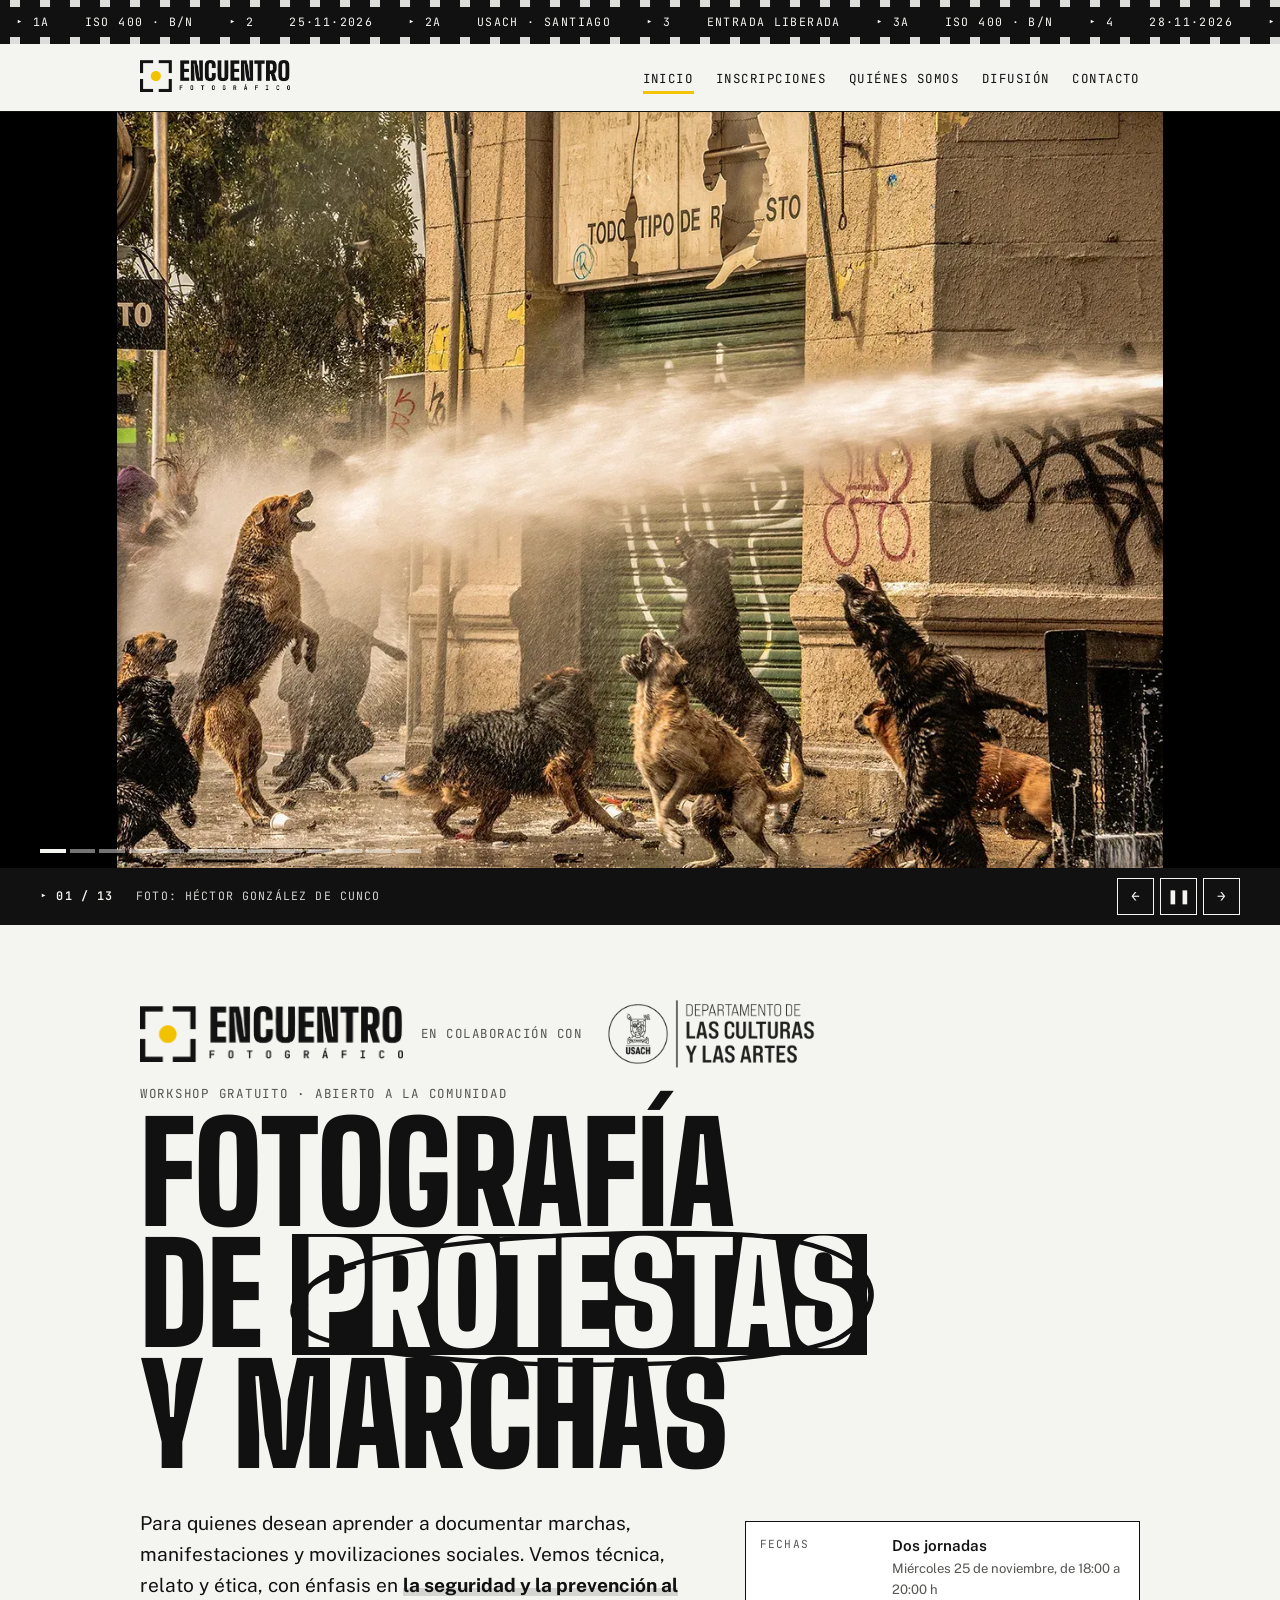
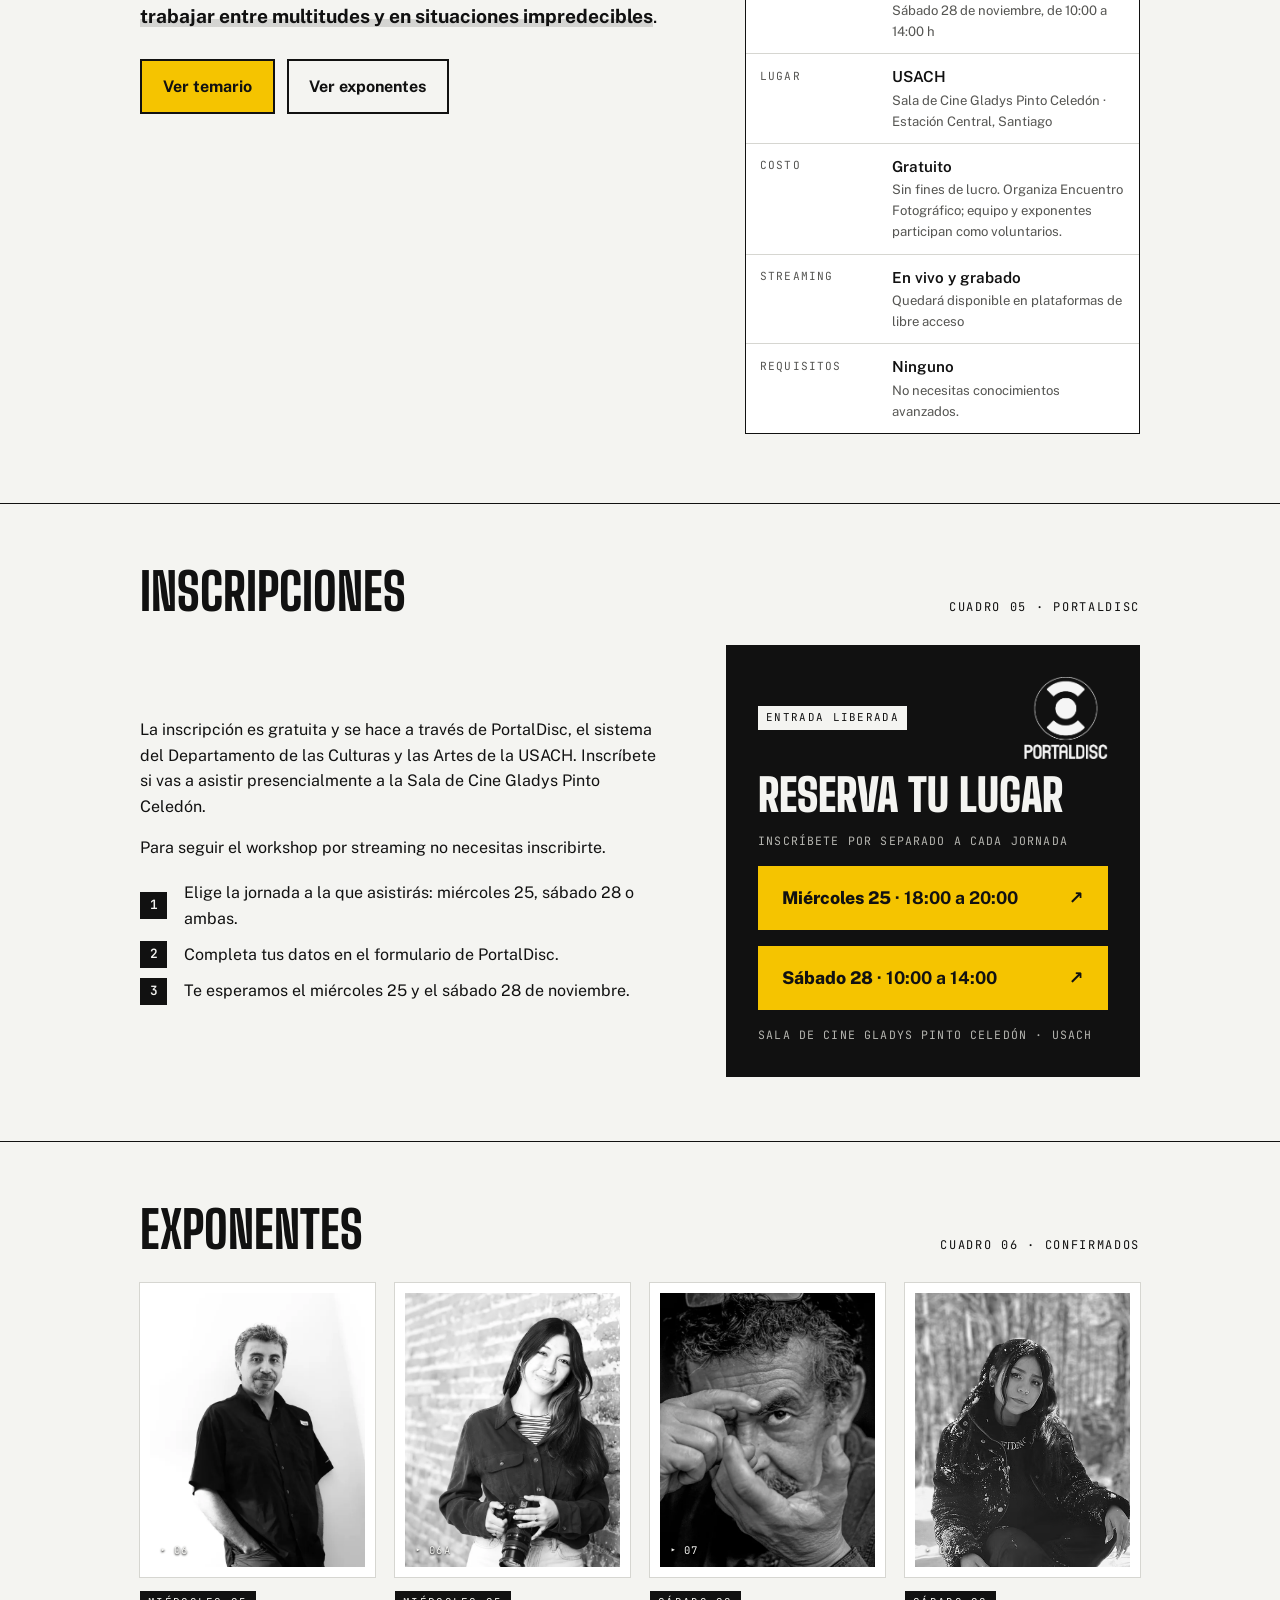
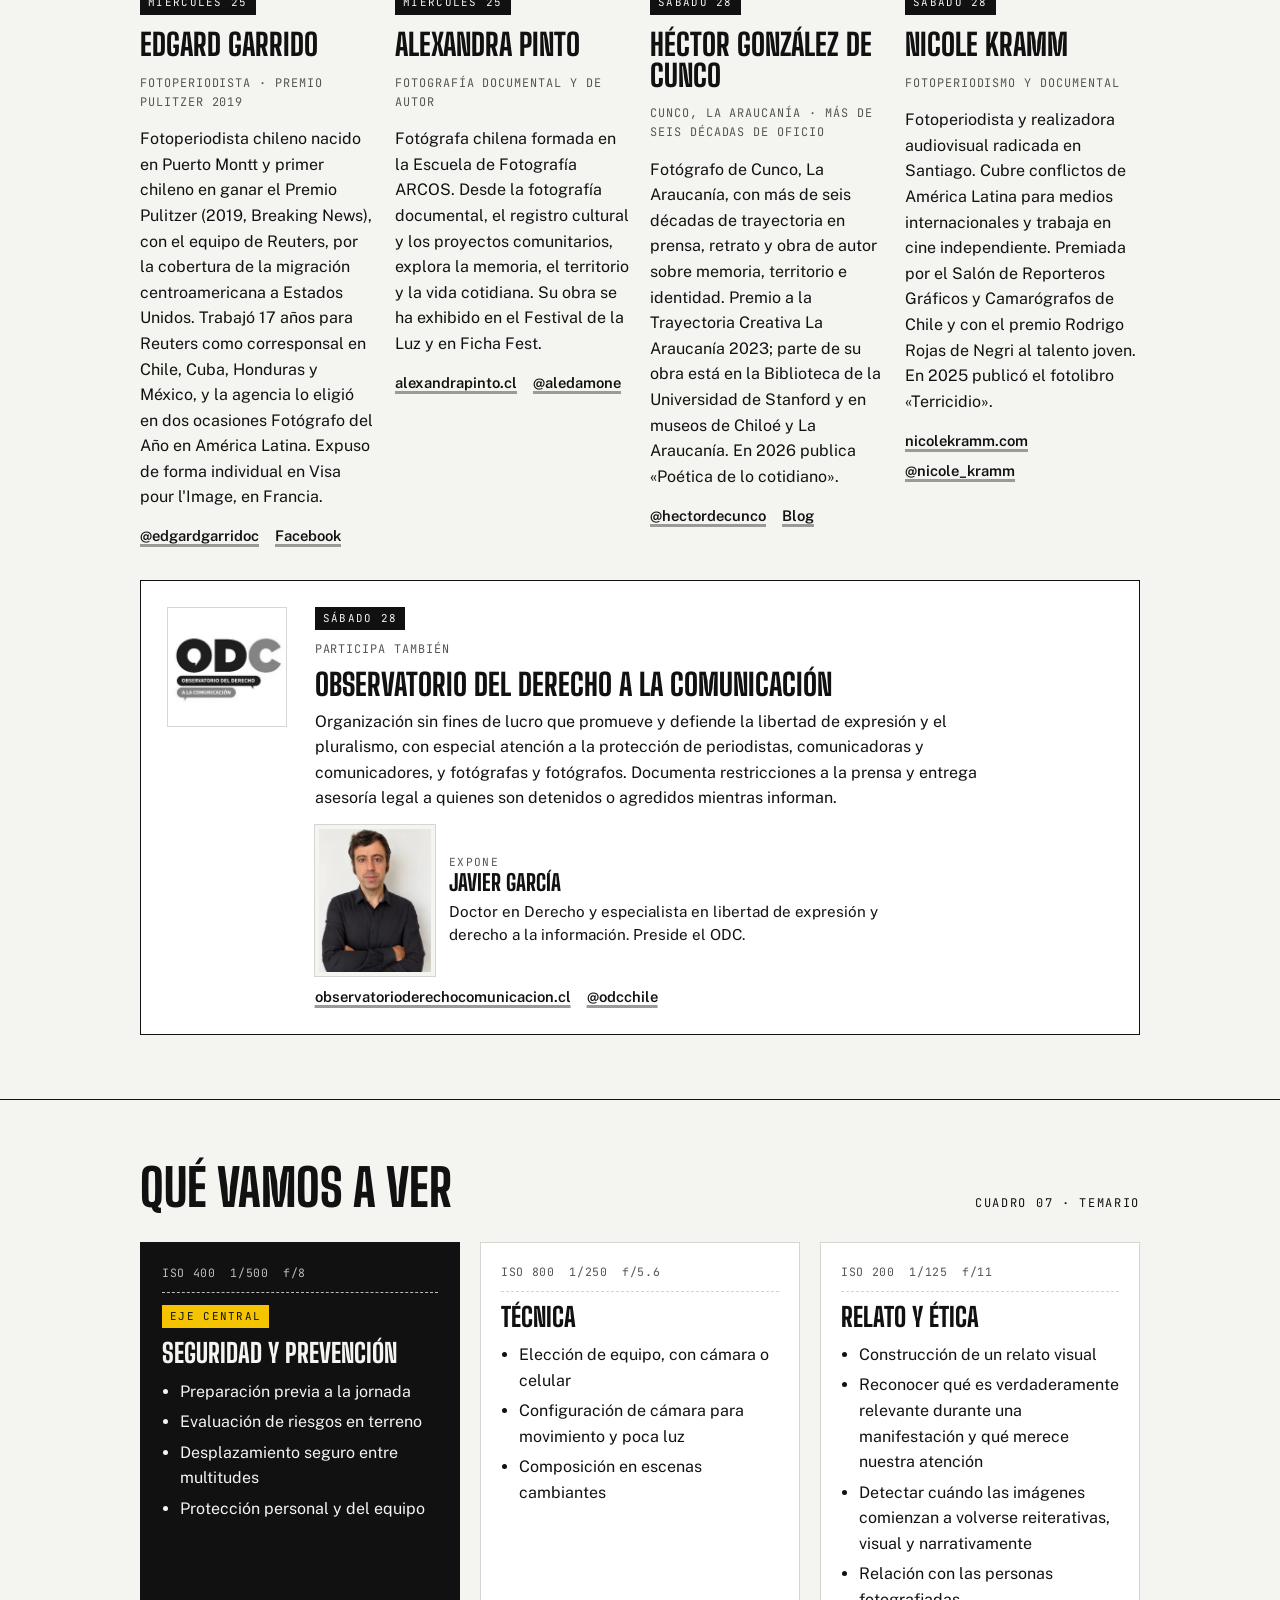
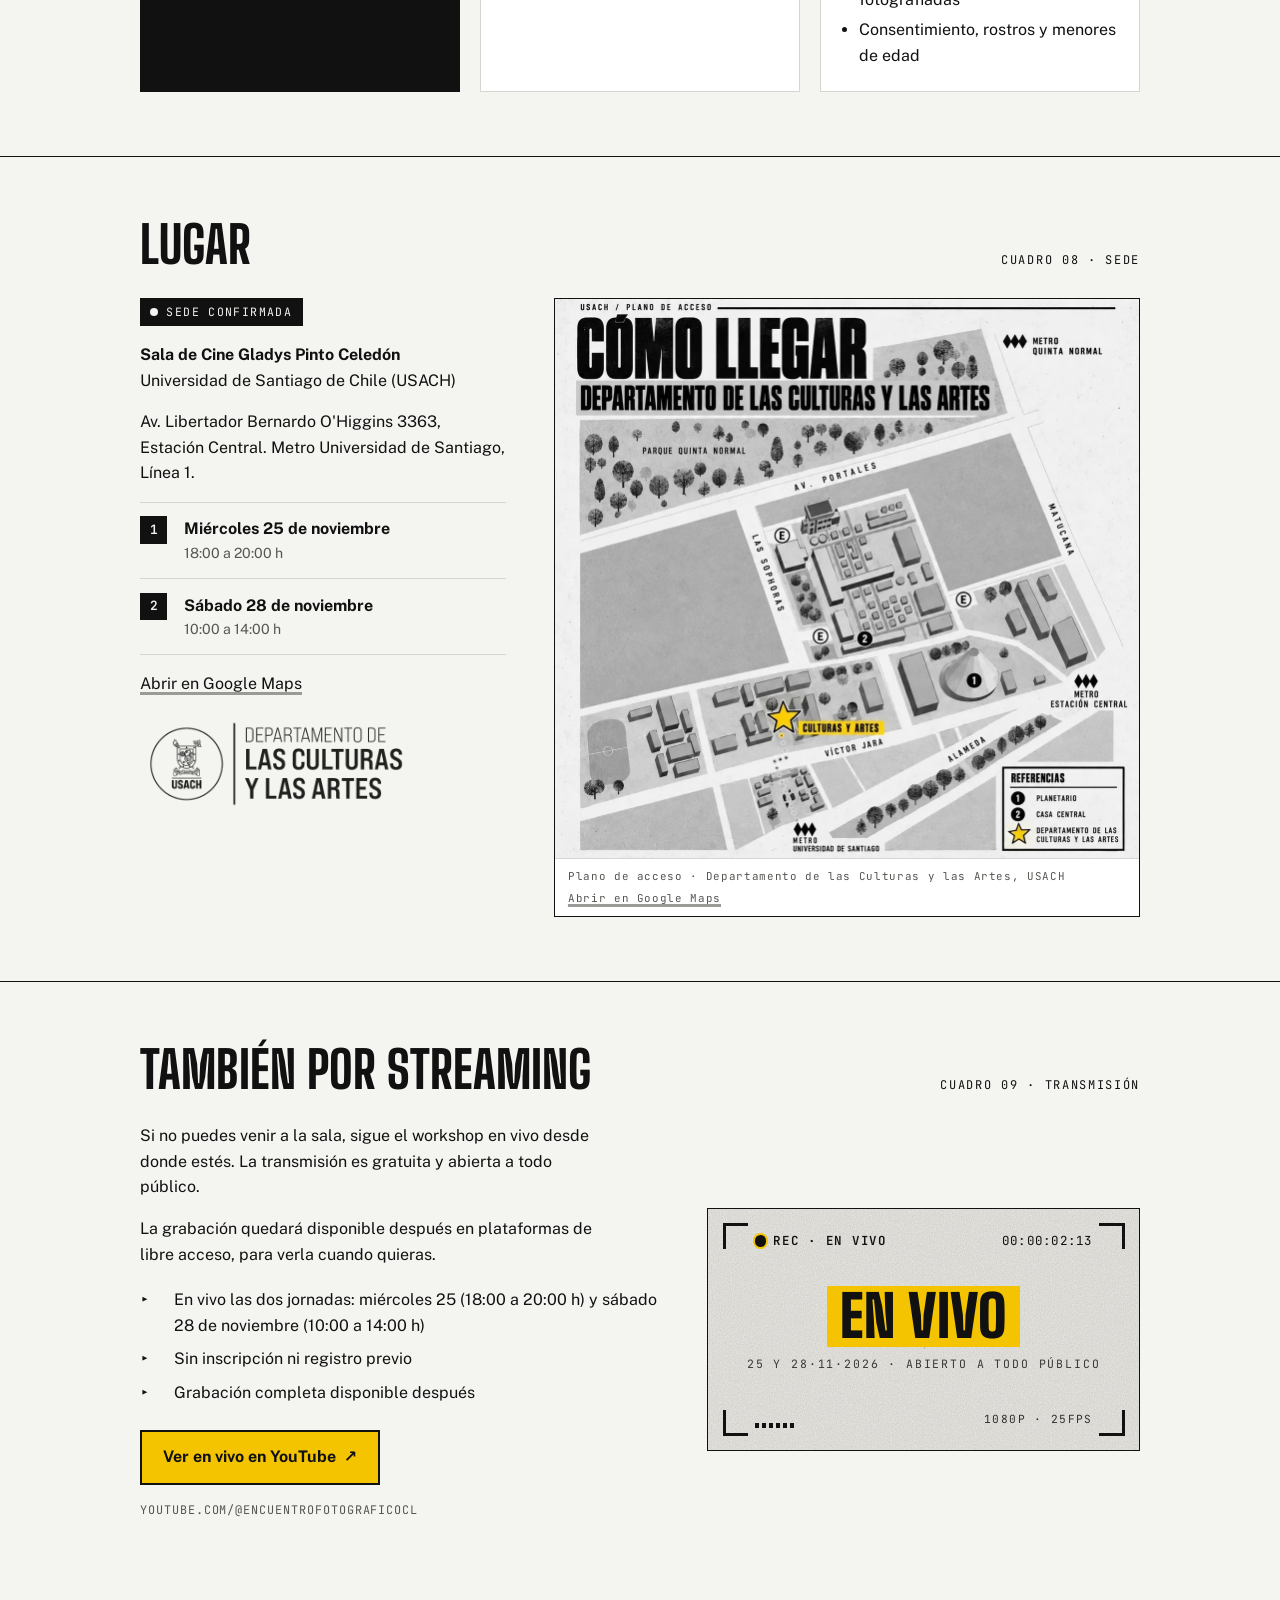
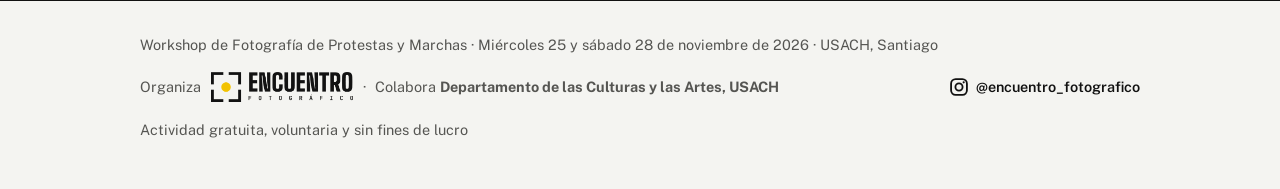
<file: index.html>
<!doctype html>
<html lang="es">
<head>
<meta charset="utf-8">
<meta name="viewport" content="width=device-width,initial-scale=1,viewport-fit=cover">
<meta name="description" content="Workshop gratuito de fotografía de protestas y marchas. Dos jornadas: miércoles 25 y sábado 28 de noviembre de 2026 en la USACH, Santiago. Organiza Encuentro Fotográfico.">
<meta property="og:title" content="Workshop de Fotografía de Protestas y Marchas">
<meta property="og:description" content="Taller gratuito: técnica, relato, ética y seguridad. Miércoles 25 y sábado 28 de noviembre, USACH, Santiago. Instagram @encuentro_fotografico">
<meta property="og:type" content="website">
<meta property="og:image" content="https://encuentrofotografico.cl/img/og-grafica.jpg">
<meta property="og:image:secure_url" content="https://encuentrofotografico.cl/img/og-grafica.jpg">
<meta property="og:image:type" content="image/jpeg">
<meta property="og:image:width" content="1200">
<meta property="og:image:height" content="800">
<meta property="og:image:alt" content="Workshop de Fotografía de Protestas y Marchas, gratuito: 25 y 28 de noviembre, USACH, Santiago, también por streaming. Foto de Héctor González de Cunco: un joven ofrece una flor a una fila de carabineros.">
<meta name="twitter:card" content="summary_large_image">
<meta property="og:url" content="https://encuentrofotografico.cl/">
<meta name="theme-color" content="#111111">
<style>*,*::before,*::after{box-sizing:border-box}body{margin:0}img{max-width:100%}[hidden]{display:none!important}</style>
<title>Workshop Fotografía de Protesta</title>
<link rel="preconnect" href="https://fonts.googleapis.com">
<link rel="preconnect" href="https://fonts.gstatic.com" crossorigin>
<link rel="stylesheet" href="https://fonts.googleapis.com/css2?family=Big+Shoulders+Display:wght@600;800;900&family=Public+Sans:wght@400;600;700&family=JetBrains+Mono:wght@400;600&display=swap">
<link rel="stylesheet" href="styles.css">
</head>
<body>

<div class="strip" aria-hidden="true"><div class="strip-inner">
  <span>▸ 1A</span><span>ISO 400 · B/N</span><span>▸ 2</span><span>25·11·2026</span><span>▸ 2A</span><span>USACH · SANTIAGO</span><span>▸ 3</span><span>ENTRADA LIBERADA</span><span>▸ 3A</span><span>ISO 400 · B/N</span><span>▸ 4</span><span>28·11·2026</span><span>▸ 4A</span><span>USACH · SANTIAGO</span>
</div></div>

<nav class="site-nav" aria-label="Secciones del sitio">
  <div class="wrap">
    <a class="nav-logo" href="index.html" aria-label="Encuentro Fotográfico, inicio"><img src="img/encuentro-logo-negro.png" alt="" width="1977" height="420"></a>
    <button class="nav-toggle" type="button" aria-expanded="false" aria-controls="nav-panel" aria-label="Abrir menú"><span></span><span></span><span></span></button>
    <div class="nav-panel" id="nav-panel">
      <img decoding="async" loading="lazy" class="panel-logo" src="img/encuentro-logo-blanco.png" alt="Encuentro Fotográfico" width="1977" height="420">
      <div class="panel-title"><span>Workshop gratuito</span><strong>Fotografía de <mark>protestas</mark><br>y marchas</strong></div>
      <ul>
        <li><a href="index.html" aria-current="page">Inicio</a></li>
        <li><a href="index.html#inscripciones">Inscripciones</a></li>
        <li><a href="quienes-somos.html">Quiénes somos</a></li>
        <li><a href="difusion.html">Difusión</a></li>
        <li><a href="contacto.html">Contacto</a></li>
      </ul>
      <p class="panel-meta">25 y 28 nov 2026 · USACH · Santiago</p>
    </div>
  </div>
</nav>

<section class="reel" id="reel" aria-roledescription="carrusel" aria-label="Fotografías de protestas">
  <div class="reel-view" tabindex="0">
    <figure class="slide is-active" data-credit="Foto: Héctor González de Cunco"><img fetchpriority="high" decoding="async" src="img/marcha-perros-opt.webp" style="object-position:50% 55%" alt="Foto de Héctor González de Cunco: perros callejeros saltan y ladran contra el chorro de agua de un carro lanzaaguas frente a un local cerrado con grafitis."></figure>
    <figure class="slide" data-credit="Foto: Alexandra Pinto"><img decoding="async" src="img/pinto-1.webp" style="object-position:50% 55%" alt="Foto de Alexandra Pinto: una banda de bronces toca entre la multitud al pie de un monumento cubierto de manifestantes con banderas, entre ellas la wenufoye." loading="lazy"></figure>
    <figure class="slide" data-credit="Foto: Edgard Garrido"><img decoding="async" src="img/garrido-1.webp" style="object-position:50% 45%" alt="Foto de Edgard Garrido: un joven con boina roja del Che y pañuelo de calavera levanta una pistola junto a parlantes sobre un auto, en medio de una manifestación." loading="lazy"></figure>
    <figure class="slide" data-credit="Foto: Nicole Kramm"><img decoding="async" src="img/kramm-1.webp" style="object-position:50% 40%" alt="Foto de Nicole Kramm: de noche y bajo la lluvia, una mujer con chaqueta azul le grita de frente a un carabinero de fuerzas especiales con casco y visera." loading="lazy"></figure>
    <figure class="slide" data-credit="Foto: Héctor González de Cunco"><img decoding="async" src="img/marcha-flor-opt.webp" style="object-position:50% 50%" alt="Foto de Héctor González de Cunco: un joven con boina y chaqueta de mezclilla ofrece una flor a una fila de carabineros de fuerzas especiales con escudos, frente a un carro policial." loading="lazy"></figure>
    <figure class="slide" data-credit="Foto: Edgard Garrido"><img decoding="async" src="img/garrido-4.webp" style="object-position:50% 55%" alt="Foto de Edgard Garrido: manifestantes entre el humo bajo un alero, una silla roja vuela por el aire y al fondo la multitud rodea el monumento de Plaza Baquedano." loading="lazy"></figure>
    <figure class="slide" data-credit="Foto: Alexandra Pinto"><img decoding="async" src="img/pinto-2.webp" style="object-position:50% 50%" alt="Foto de Alexandra Pinto: ciclistas desnudas con el rostro cubierto avanzan en bicicleta entre la multitud de una marcha, con el monumento de Plaza Baquedano al fondo." loading="lazy"></figure>
    <figure class="slide" data-credit="Foto: Nicole Kramm"><img decoding="async" src="img/kramm-2.webp" style="object-position:50% 45%" alt="Foto de Nicole Kramm: un joven con el torso desnudo y el rostro cubierto corre entre papeles esparcidos y una barricada en llamas en el centro de Santiago." loading="lazy"></figure>
    <figure class="slide" data-credit="Foto: Héctor González de Cunco"><img decoding="async" src="img/marcha-encaro-opt.webp" style="object-position:50% 35%" alt="Foto de Héctor González de Cunco: una joven le grita de frente a un carabinero de fuerzas especiales con casco y visera." loading="lazy"></figure>
    <figure class="slide" data-credit="Foto: Alexandra Pinto"><img decoding="async" src="img/pinto-3.webp" style="object-position:50% 45%" alt="Foto de Alexandra Pinto: manifestantes con antiparras y máscaras antigás, de noche, bajo rayos de láser verde; una mujer levanta el puño." loading="lazy"></figure>
    <figure class="slide" data-credit="Foto: Edgard Garrido"><img decoding="async" src="img/garrido-3.webp" style="object-position:50% 45%" alt="Foto de Edgard Garrido: policías antidisturbios con escudos PNH disparan gases lacrimógenos." loading="lazy"></figure>
    <figure class="slide" data-credit="Foto: Alexandra Pinto"><img decoding="async" src="img/pinto-4.webp" style="object-position:50% 45%" alt="Foto de Alexandra Pinto: una persona con el rostro cubierto sostiene un cartel que dice Niñxs salvajes a la calle." loading="lazy"></figure>
    <figure class="slide" data-credit="Foto: Nicole Kramm"><img decoding="async" src="img/kramm-3.webp" style="object-position:50% 35%" alt="Foto de Nicole Kramm: mujeres sostienen carteles con fotos de detenidas desaparecidas y la pregunta ¿Dónde están? frente a un edificio histórico de Santiago." loading="lazy"></figure>
    <div class="reel-dots" id="reel-dots"></div>
  </div>
  <div class="reel-bar">
    <span class="reel-count" id="reel-count" aria-live="polite">▸ 01 / 13</span>
    <span class="reel-credit" id="reel-credit"></span>
    <div class="reel-ctrl" style="margin-left:auto">
      <button type="button" id="reel-prev" aria-label="Foto anterior">←</button>
      <button type="button" id="reel-play" aria-label="Pausar carrusel">❚❚</button>
      <button type="button" id="reel-next" aria-label="Foto siguiente">→</button>
    </div>
  </div>
</section>

<header class="wrap hero">
  <div class="cobrand">
    <img decoding="async" loading="lazy" class="cb-bf" src="img/encuentro-logo-negro.png" alt="Encuentro Fotográfico" width="1977" height="420">
    <span class="cb-x">en colaboración con</span>
    <img decoding="async" loading="lazy" class="cb-usach" src="img/usach-dca-logo-negro.png" alt="USACH, Departamento de las Culturas y las Artes" width="782" height="259">
  </div>
  <div class="eyebrow cb-line">Workshop gratuito · abierto a la comunidad</div>
  <h1>Fotografía de <span class="circled">protestas<svg viewBox="0 0 400 120" preserveAspectRatio="none" aria-hidden="true"><path d="M30 70 C 20 25, 180 8, 300 14 C 390 20, 398 70, 360 98 C 300 128, 90 122, 38 96 C 12 82, 18 55, 60 40"/></svg></span> y marchas</h1>
  <div class="hero-grid">
    <div>
      <p class="lede">Para quienes desean aprender a documentar marchas, manifestaciones y movilizaciones sociales. Vemos técnica, relato y ética, con énfasis en <strong>la seguridad y la prevención al trabajar entre multitudes y en situaciones impredecibles</strong>.</p>
      <div class="cta-row">
        <a class="btn" href="#temario">Ver temario</a>
        <a class="btn ghost" href="#exponentes">Ver exponentes</a>
      </div>
    </div>
    <dl class="facts">
      <div><dt>Fechas</dt><dd>Dos jornadas<small>Miércoles 25 de noviembre, de 18:00 a 20:00 h<br>Sábado 28 de noviembre, de 10:00 a 14:00 h</small></dd></div>
      <div><dt>Lugar</dt><dd>USACH<small>Sala de Cine Gladys Pinto Celedón · Estación Central, Santiago</small></dd></div>
      <div><dt>Costo</dt><dd>Gratuito<small>Sin fines de lucro. Organiza Encuentro Fotográfico; equipo y exponentes participan como voluntarios.</small></dd></div>
      <div><dt>Streaming</dt><dd>En vivo y grabado<small>Quedará disponible en plataformas de libre acceso</small></dd></div>
      <div><dt>Requisitos</dt><dd>Ninguno<small>No necesitas conocimientos avanzados.</small></dd></div>
    </dl>
  </div>
</header>

<main>
  <section class="frame" id="inscripciones">
    <div class="wrap">
      <div class="frame-head"><h2>Inscripciones</h2><span class="frame-no">Cuadro 05 · PortalDisc</span></div>
      <div class="signup">
        <div class="signup-info">
          <p>La inscripción es gratuita y se hace a través de PortalDisc, el sistema del Departamento de las Culturas y las Artes de la USACH. Inscríbete si vas a asistir presencialmente a la Sala de Cine Gladys Pinto Celedón.</p>
          <p>Para seguir el workshop por streaming no necesitas inscribirte.</p>
          <ol class="signup-steps">
            <li><span class="n">1</span><span>Elige la jornada a la que asistirás: miércoles 25, sábado 28 o ambas.</span></li>
            <li><span class="n">2</span><span>Completa tus datos en el formulario de PortalDisc.</span></li>
            <li><span class="n">3</span><span>Te esperamos el miércoles 25 y el sábado 28 de noviembre.</span></li>
          </ol>
        </div>
        <div class="signup-card">
          <div class="signup-top"><span class="tag">Entrada liberada</span><img class="pd-logo" src="img/portaldisc-logo-blanco.webp" width="378" height="369" alt="PortalDisc"></div>
          <strong>Reserva tu lugar</strong>
          <small>Inscríbete por separado a cada jornada</small>
          <a class="btn" id="btn-portaldisc" href="https://www.portaldisc.com/evento/fotoprotestasymarchas" target="_blank" rel="noopener"><span><b>Miércoles 25</b> · 18:00 a 20:00</span><span aria-hidden="true">↗</span></a>
          <a class="btn" id="btn-portaldisc-28" href="https://www.portaldisc.com/evento/fotoprotestasymarchass" target="_blank" rel="noopener"><span><b>Sábado 28</b> · 10:00 a 14:00</span><span aria-hidden="true">↗</span></a>
          <small>Sala de Cine Gladys Pinto Celedón · USACH</small>
        </div>
      </div>
    </div>
  </section>

  <section class="frame" id="exponentes">
    <div class="wrap">
      <div class="frame-head"><h2>Exponentes</h2><span class="frame-no">Cuadro 06 · Confirmados</span></div>
      <div class="speakers">
        <article class="speaker">
          <div class="print"><img decoding="async" loading="lazy" src="img/edgard-garrido.webp" alt="Retrato en blanco y negro de Edgard Garrido, apoyado en una pared blanca con las manos en los bolsillos." style="object-position:7% 30%"><span class="edge">▸ 06</span></div>
          <span class="day">Miércoles 25</span>
          <h3>Edgard Garrido</h3>
          <p class="role">Fotoperiodista · Premio Pulitzer 2019</p>
          <p>Fotoperiodista chileno nacido en Puerto Montt y primer chileno en ganar el Premio Pulitzer (2019, Breaking News), con el equipo de Reuters, por la cobertura de la migración centroamericana a Estados Unidos. Trabajó 17 años para Reuters como corresponsal en Chile, Cuba, Honduras y México, y la agencia lo eligió en dos ocasiones Fotógrafo del Año en América Latina. Expuso de forma individual en Visa pour l'Image, en Francia.</p>
          <div class="links"><a href="https://www.instagram.com/edgardgarridoc/" target="_blank" rel="noopener">@edgardgarridoc</a><a href="https://www.facebook.com/EdgardGarridoC/" target="_blank" rel="noopener">Facebook</a></div>
        </article>
        <article class="speaker">
          <div class="print"><img decoding="async" loading="lazy" src="img/alexandra-pinto.webp" alt="Retrato en blanco y negro de Alexandra Pinto sonriendo junto a un muro de ladrillos, con su cámara en las manos." style="object-position:83% 30%"><span class="edge">▸ 06A</span></div>
          <span class="day">Miércoles 25</span>
          <h3>Alexandra Pinto</h3>
          <p class="role">Fotografía documental y de autor</p>
          <p>Fotógrafa chilena formada en la Escuela de Fotografía ARCOS. Desde la fotografía documental, el registro cultural y los proyectos comunitarios, explora la memoria, el territorio y la vida cotidiana. Su obra se ha exhibido en el Festival de la Luz y en Ficha Fest.</p>
          <div class="links"><a href="https://alexandrapinto.cl" target="_blank" rel="noopener">alexandrapinto.cl</a><a href="https://instagram.com/aledamone/" target="_blank" rel="noopener">@aledamone</a></div>
        </article>
        <article class="speaker">
          <div class="print"><img decoding="async" loading="lazy" src="img/hector-gonzalez-retrato.webp" alt="Retrato en blanco y negro de Héctor González de Cunco, con los lentes sobre la cabeza, forma un visor con los dedos frente a su ojo." style="object-position:50% 38%"><span class="edge">▸ 07</span></div>
          <span class="day">Sábado 28</span>
          <h3>Héctor González de Cunco</h3>
          <p class="role">Cunco, La Araucanía · más de seis décadas de oficio</p>
          <p>Fotógrafo de Cunco, La Araucanía, con más de seis décadas de trayectoria en prensa, retrato y obra de autor sobre memoria, territorio e identidad. Premio a la Trayectoria Creativa La Araucanía 2023; parte de su obra está en la Biblioteca de la Universidad de Stanford y en museos de Chiloé y La Araucanía. En 2026 publica «Poética de lo cotidiano».</p>
          <div class="links"><a href="https://www.instagram.com/hectordecunco/" target="_blank" rel="noopener">@hectordecunco</a><a href="https://hectordecunco.blogspot.com/" target="_blank" rel="noopener">Blog</a></div>
        </article>
        <article class="speaker">
          <div class="print"><img decoding="async" loading="lazy" src="img/nicole-kramm.avif" alt="Retrato en blanco y negro de Nicole Kramm, sentada en la nieve en un bosque, con chaqueta oscura." style="object-position:50% 30%;filter:grayscale(1)"><span class="edge">▸ 07A</span></div>
          <span class="day">Sábado 28</span>
          <h3>Nicole Kramm</h3>
          <p class="role">Fotoperiodismo y documental</p>
          <p>Fotoperiodista y realizadora audiovisual radicada en Santiago. Cubre conflictos de América Latina para medios internacionales y trabaja en cine independiente. Premiada por el Salón de Reporteros Gráficos y Camarógrafos de Chile y con el premio Rodrigo Rojas de Negri al talento joven. En 2025 publicó el fotolibro «Terricidio».</p>
          <div class="links"><a href="https://www.nicolekramm.com/" target="_blank" rel="noopener">nicolekramm.com</a><a href="https://www.instagram.com/nicole_kramm/" target="_blank" rel="noopener">@nicole_kramm</a></div>
        </article>
      </div>
      <article class="guest">
        <img decoding="async" loading="lazy" class="guest-logo" src="img/odc-logo.jpg" alt="Logo del Observatorio del Derecho a la Comunicación (ODC)" width="400" height="400">
        <div class="guest-body">
          <span class="day">Sábado 28</span>
          <p class="role">Participa también</p>
          <h3>Observatorio del Derecho a la Comunicación</h3>
          <p>Organización sin fines de lucro que promueve y defiende la libertad de expresión y el pluralismo, con especial atención a la protección de periodistas, comunicadoras y comunicadores, y fotógrafas y fotógrafos. Documenta restricciones a la prensa y entrega asesoría legal a quienes son detenidos o agredidos mientras informan.</p>
          <div class="guest-person"><img decoding="async" loading="lazy" src="img/javier-garcia.webp" alt="Retrato de Javier García, de brazos cruzados frente a una pared blanca." width="1024" height="1536"><div><span>Expone</span><strong>Javier García</strong><p>Doctor en Derecho y especialista en libertad de expresión y derecho a la información. Preside el ODC.</p></div></div>
          <div class="links"><a href="https://observatorioderechocomunicacion.cl/" target="_blank" rel="noopener">observatorioderechocomunicacion.cl</a><a href="https://twitter.com/odcchile" target="_blank" rel="noopener">@odcchile</a></div>
        </div>
      </article>
    </div>
  </section>

  <section class="frame" id="temario">
    <div class="wrap">
      <div class="frame-head"><h2>Qué vamos a ver</h2><span class="frame-no">Cuadro 07 · Temario</span></div>
      <div class="modules">
        <article class="module focus">
          <div class="exif"><span>ISO 400</span><span>1/500</span><span>f/8</span></div>
          <span class="tag">Eje central</span>
          <h3>Seguridad y prevención</h3>
          <ul>
            <li>Preparación previa a la jornada</li>
            <li>Evaluación de riesgos en terreno</li>
            <li>Desplazamiento seguro entre multitudes</li>
            <li>Protección personal y del equipo</li>
          </ul>
        </article>
        <article class="module">
          <div class="exif"><span>ISO 800</span><span>1/250</span><span>f/5.6</span></div>
          <h3>Técnica</h3>
          <ul>
            <li>Elección de equipo, con cámara o celular</li>
            <li>Configuración de cámara para movimiento y poca luz</li>
            <li>Composición en escenas cambiantes</li>
          </ul>
        </article>
        <article class="module">
          <div class="exif"><span>ISO 200</span><span>1/125</span><span>f/11</span></div>
          <h3>Relato y ética</h3>
          <ul>
            <li>Construcción de un relato visual</li>
            <li>Reconocer qué es verdaderamente relevante durante una manifestación y qué merece nuestra atención</li>
            <li>Detectar cuándo las imágenes comienzan a volverse reiterativas, visual y narrativamente</li>
            <li>Relación con las personas fotografiadas</li>
            <li>Consentimiento, rostros y menores de edad</li>
          </ul>
        </article>
      </div>
    </div>
  </section>


  <section class="frame" id="lugar">
    <div class="wrap">
      <div class="frame-head"><h2>Lugar</h2><span class="frame-no">Cuadro 08 · Sede</span></div>
      <div class="venue">
        <div class="venue-info">
          <span class="pill">Sede confirmada</span>
          <p><strong>Sala de Cine Gladys Pinto Celedón</strong><br>Universidad de Santiago de Chile (USACH)</p>
          <p>Av. Libertador Bernardo O'Higgins 3363, Estación Central. Metro Universidad de Santiago, Línea 1.</p>
          <ol class="candidates">
            <li><span class="n">1</span><div><strong>Miércoles 25 de noviembre</strong><span>18:00 a 20:00 h</span></div></li>
            <li><span class="n">2</span><div><strong>Sábado 28 de noviembre</strong><span>10:00 a 14:00 h</span></div></li>
          </ol>
          <p style="margin-top:1rem"><a href="https://www.google.com/maps/search/?api=1&amp;query=Universidad+de+Santiago+de+Chile+Alameda+3363" target="_blank" rel="noopener">Abrir en Google Maps</a></p>
          <div class="partner"><img decoding="async" loading="lazy" src="img/usach-dca-logo-negro.png" alt="USACH, Departamento de las Culturas y las Artes" width="782" height="259"></div>
        </div>
        <figure class="map">
          <img decoding="async" class="plano" src="img/plano-usach-acento.webp" alt="Plano de acceso a la USACH: el Departamento de las Culturas y las Artes, marcado con una estrella, está junto a la calle Víctor Jara, a pocos pasos de la salida del metro Universidad de Santiago. También se ven el Planetario, la Casa Central, el Parque Quinta Normal y los metros Estación Central y Quinta Normal." width="1240" height="1187" loading="lazy">
          <figcaption><span>Plano de acceso · Departamento de las Culturas y las Artes, USACH</span><a href="https://www.google.com/maps/search/?api=1&amp;query=Universidad+de+Santiago+de+Chile+Alameda+3363" target="_blank" rel="noopener">Abrir en Google Maps</a></figcaption>
        </figure>
      </div>
    </div>
  </section>

  <section class="frame" id="streaming">
    <div class="wrap">
      <div class="frame-head"><h2>También por streaming</h2><span class="frame-no">Cuadro 09 · Transmisión</span></div>
      <div class="stream">
        <div class="stream-info">
          <p>Si no puedes venir a la sala, sigue el workshop en vivo desde donde estés. La transmisión es gratuita y abierta a todo público.</p>
          <p>La grabación quedará disponible después en plataformas de libre acceso, para verla cuando quieras.</p>
          <ul class="stream-facts">
            <li>En vivo las dos jornadas: miércoles 25 (18:00 a 20:00 h) y sábado 28 de noviembre (10:00 a 14:00 h)</li>
            <li>Sin inscripción ni registro previo</li>
            <li>Grabación completa disponible después</li>
          </ul>
          <p style="margin-top:1.5rem"><a class="btn" id="btn-youtube" href="https://www.youtube.com/@encuentrofotograficocl" target="_blank" rel="noopener">Ver en vivo en YouTube <span aria-hidden="true">↗</span></a></p>
          <p class="stream-note" style="margin-top:.75rem">youtube.com/@encuentrofotograficocl</p>
        </div>
        <div class="vf" aria-hidden="true">
          <div class="vf-scan"></div>
          <span class="vf-corner tl"></span><span class="vf-corner tr"></span><span class="vf-corner bl"></span><span class="vf-corner br"></span>
          <div class="vf-rec"><span class="vf-dot"></span>REC · EN VIVO</div>
          <div class="vf-tc" id="vf-tc">00:00:00:00</div>
          <div class="vf-cross"></div>
          <div class="vf-center"><div><strong>En vivo</strong><span>25 y 28·11·2026 · Abierto a todo público</span></div></div>
          <div class="vf-bars"><i></i><i></i><i></i><i></i><i></i><i></i></div>
          <div class="vf-meta">1080P · 25FPS</div>
        </div>
      </div>
    </div>
  </section>

</main>

<footer>
  <div class="wrap">
    <span>Workshop de Fotografía de Protestas y Marchas · Miércoles 25 y sábado 28 de noviembre de 2026 · USACH, Santiago</span>
    <span style="display:flex;align-items:center;gap:.6rem;flex-wrap:wrap">Organiza <img decoding="async" loading="lazy" class="foot-logo" src="img/encuentro-logo-negro.png" alt="Encuentro Fotográfico" width="1977" height="420"> ·<span>Colabora <strong>Departamento de las Culturas y las Artes, USACH</strong></span></span>
    <a class="foot-ig" href="https://www.instagram.com/encuentro_fotografico/" target="_blank" rel="noopener"><svg viewBox="0 0 24 24" width="20" height="20" aria-hidden="true" fill="none" stroke="currentColor" stroke-width="2.2"><rect x="2.5" y="2.5" width="19" height="19" rx="5.5"/><circle cx="12" cy="12" r="4.3"/><circle cx="17.6" cy="6.4" r="1.3" fill="currentColor" stroke="none"/></svg>@encuentro_fotografico<span class="sr-only"> en Instagram</span></a>
    <span style="flex-basis:100%">Actividad gratuita, voluntaria y sin fines de lucro</span>
  </div>
</footer>

<script>
(function(){
  const reel = document.getElementById('reel');
  const slides = [...reel.querySelectorAll('.slide')];
  const dotsEl = document.getElementById('reel-dots');
  const countEl = document.getElementById('reel-count');
  const creditEl = document.getElementById('reel-credit');
  const playBtn = document.getElementById('reel-play');
  const total = slides.length;
  const pad = n => String(n).padStart(2, '0');
  let i = 0, timer = null, hovering = false;
  let playing = !window.matchMedia('(prefers-reduced-motion: reduce)').matches;

  const dots = slides.map((_, k) => {
    const b = document.createElement('button');
    b.type = 'button';
    b.setAttribute('aria-label', 'Ver foto ' + (k + 1));
    b.addEventListener('click', () => { go(k); restart(); });
    dotsEl.appendChild(b);
    return b;
  });

  function go(n){
    i = (n + total) % total;
    slides.forEach((s, k) => {
      s.classList.toggle('is-active', k === i);
      s.setAttribute('aria-hidden', k === i ? 'false' : 'true');
    });
    dots.forEach((d, k) => d.setAttribute('aria-current', k === i ? 'true' : 'false'));
    countEl.textContent = '▸ ' + pad(i + 1) + ' / ' + pad(total);
    creditEl.textContent = slides[i].dataset.credit || '';
    const next = slides[(i + 1) % total].querySelector('img');
    if (next.loading === 'lazy') next.loading = 'eager';
  }
  function stop(){ clearInterval(timer); timer = null; }
  function restart(){
    stop();
    if (playing && !hovering && !document.hidden) timer = setInterval(() => go(i + 1), 5500);
  }
  function setPlaying(p){
    playing = p;
    playBtn.textContent = p ? '❚❚' : '▶';
    playBtn.setAttribute('aria-label', p ? 'Pausar carrusel' : 'Reproducir carrusel');
    restart();
  }

  document.getElementById('reel-prev').addEventListener('click', () => { go(i - 1); restart(); });
  document.getElementById('reel-next').addEventListener('click', () => { go(i + 1); restart(); });
  playBtn.addEventListener('click', () => setPlaying(!playing));
  reel.addEventListener('mouseenter', () => { hovering = true; stop(); });
  reel.addEventListener('mouseleave', () => { hovering = false; restart(); });
  reel.addEventListener('keydown', e => {
    if (e.key === 'ArrowLeft'){ go(i - 1); restart(); }
    if (e.key === 'ArrowRight'){ go(i + 1); restart(); }
  });
  document.addEventListener('visibilitychange', restart);

  go(0);
  setPlaying(playing);
})();

(function(){
  const tc = document.getElementById('vf-tc');
  if (!tc || window.matchMedia('(prefers-reduced-motion: reduce)').matches) return;
  const t0 = performance.now();
  const p = n => String(n).padStart(2, '0');
  setInterval(() => {
    const ms = performance.now() - t0, s = Math.floor(ms / 1000);
    tc.textContent = p(Math.floor(s / 3600)) + ':' + p(Math.floor(s / 60) % 60) + ':' + p(s % 60) + ':' + p(Math.floor((ms % 1000) / 40));
  }, 40);
})();

</script>
<script src="nav.js"></script>
</body>
</html>
</file>
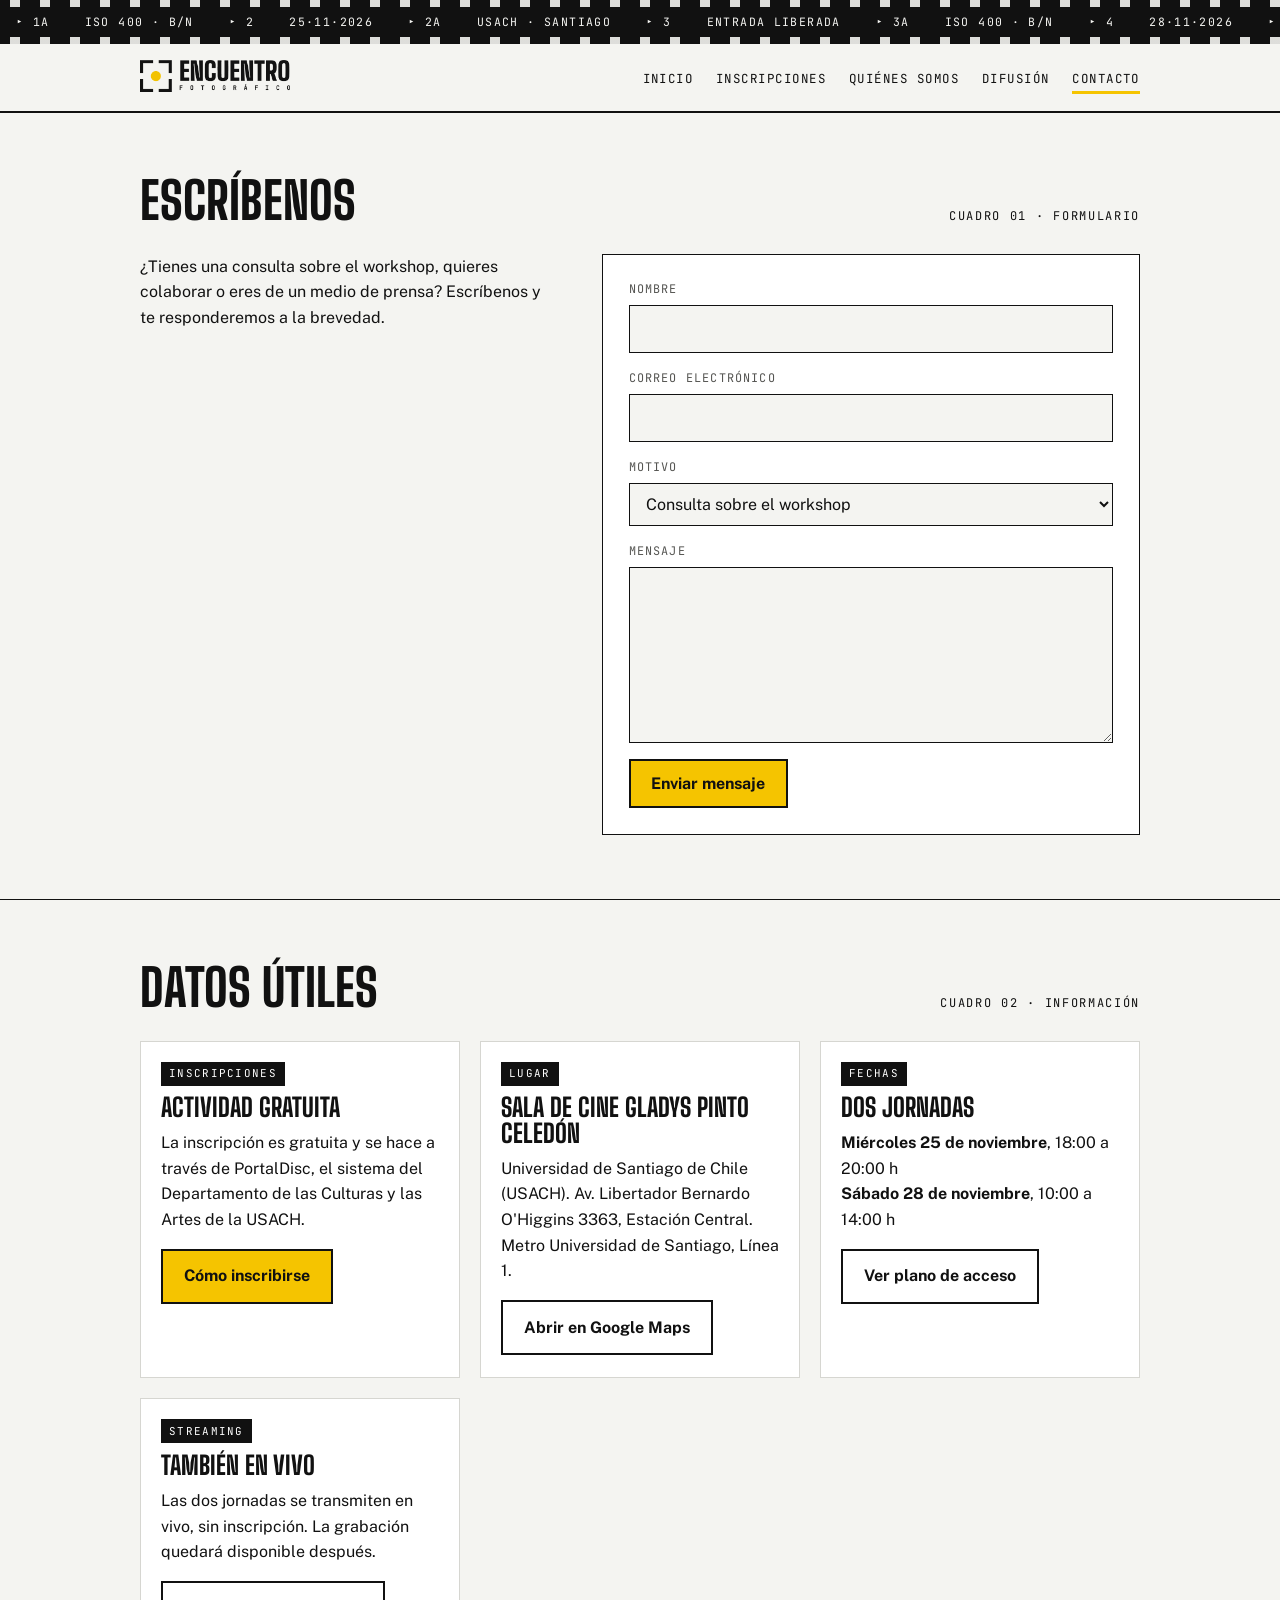
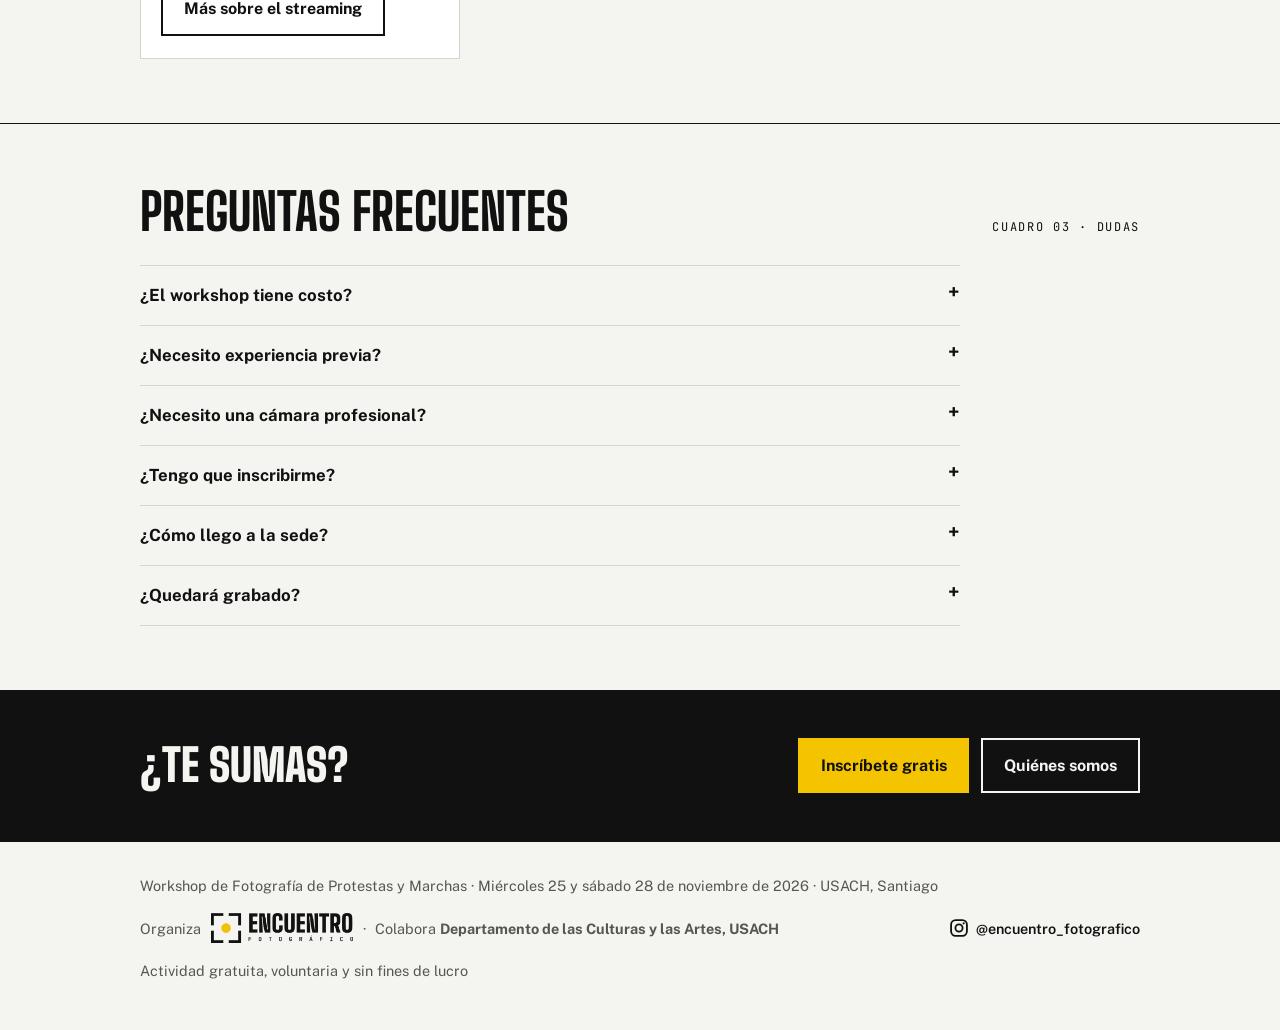
<file: contacto.html>
<!doctype html>
<html lang="es">
<head>
<meta charset="utf-8">
<meta name="viewport" content="width=device-width,initial-scale=1,viewport-fit=cover">
<meta name="description" content="Inscripciones, lugar, fechas y streaming del Workshop de Fotografía de Protestas y Marchas.">
<meta property="og:title" content="Workshop de Fotografía de Protestas y Marchas">
<meta property="og:description" content="Taller gratuito: técnica, relato, ética y seguridad. Miércoles 25 y sábado 28 de noviembre, USACH, Santiago. Instagram @encuentro_fotografico">
<meta property="og:type" content="website">
<meta property="og:image" content="https://encuentrofotografico.cl/img/og-grafica.jpg">
<meta property="og:image:secure_url" content="https://encuentrofotografico.cl/img/og-grafica.jpg">
<meta property="og:image:type" content="image/jpeg">
<meta property="og:image:width" content="1200">
<meta property="og:image:height" content="800">
<meta property="og:image:alt" content="Workshop de Fotografía de Protestas y Marchas, gratuito: 25 y 28 de noviembre, USACH, Santiago, también por streaming. Foto de Héctor González de Cunco: un joven ofrece una flor a una fila de carabineros.">
<meta name="twitter:card" content="summary_large_image">

<meta name="theme-color" content="#111111">
<style>*,*::before,*::after{box-sizing:border-box}body{margin:0}img{max-width:100%}[hidden]{display:none!important}</style>
<title>Contacto · Encuentro Fotográfico</title>
<link rel="preconnect" href="https://fonts.googleapis.com">
<link rel="preconnect" href="https://fonts.gstatic.com" crossorigin>
<link rel="stylesheet" href="https://fonts.googleapis.com/css2?family=Big+Shoulders+Display:wght@600;800;900&family=Public+Sans:wght@400;600;700&family=JetBrains+Mono:wght@400;600&display=swap">
<link rel="stylesheet" href="styles.css">
</head>
<body>

<div class="strip" aria-hidden="true"><div class="strip-inner">
  <span>▸ 1A</span><span>ISO 400 · B/N</span><span>▸ 2</span><span>25·11·2026</span><span>▸ 2A</span><span>USACH · SANTIAGO</span><span>▸ 3</span><span>ENTRADA LIBERADA</span><span>▸ 3A</span><span>ISO 400 · B/N</span><span>▸ 4</span><span>28·11·2026</span><span>▸ 4A</span><span>USACH · SANTIAGO</span>
</div></div>

<nav class="site-nav" aria-label="Secciones del sitio">
  <div class="wrap">
    <a class="nav-logo" href="index.html" aria-label="Encuentro Fotográfico, inicio"><img src="img/encuentro-logo-negro.png" alt="" width="1977" height="420"></a>
    <button class="nav-toggle" type="button" aria-expanded="false" aria-controls="nav-panel" aria-label="Abrir menú"><span></span><span></span><span></span></button>
    <div class="nav-panel" id="nav-panel">
      <img decoding="async" loading="lazy" class="panel-logo" src="img/encuentro-logo-blanco.png" alt="Encuentro Fotográfico" width="1977" height="420">
      <div class="panel-title"><span>Workshop gratuito</span><strong>Fotografía de <mark>protestas</mark><br>y marchas</strong></div>
      <ul>
        <li><a href="index.html">Inicio</a></li>
        <li><a href="index.html#inscripciones">Inscripciones</a></li>
        <li><a href="quienes-somos.html">Quiénes somos</a></li>
        <li><a href="difusion.html">Difusión</a></li>
        <li><a href="contacto.html" aria-current="page">Contacto</a></li>
      </ul>
      <p class="panel-meta">25 y 28 nov 2026 · USACH · Santiago</p>
    </div>
  </div>
</nav>

<main>
  <section class="frame" id="escribenos">
    <div class="wrap">
      <div class="frame-head"><h2>Escríbenos</h2><span class="frame-no">Cuadro 01 · Formulario</span></div>
      <div class="contact">
        <div class="prose">
          <p>¿Tienes una consulta sobre el workshop, quieres colaborar o eres de un medio de prensa? Escríbenos y te responderemos a la brevedad.</p>
                  </div>
        <form id="form-contacto" class="cform" novalidate>
          <label>Nombre<input name="nombre" type="text" autocomplete="name" required></label>
          <label>Correo electrónico<input name="correo" type="email" autocomplete="email" required></label>
          <label>Motivo
            <select name="motivo">
              <option>Consulta sobre el workshop</option>
              <option>Inscripciones</option>
              <option>Prensa</option>
              <option>Quiero colaborar</option>
              <option>Otro</option>
            </select>
          </label>
          <label>Mensaje<textarea name="mensaje" rows="6" required></textarea></label>
          <input type="checkbox" name="botcheck" class="cform-trap" tabindex="-1" autocomplete="off" aria-hidden="true">
          <p class="cform-error" id="cform-error" role="alert" hidden></p>
          <button class="btn" type="submit">Enviar mensaje</button>
          <p class="cform-ok" id="cform-ok" role="status" hidden></p>
        </form>
      </div>
    </div>
  </section>

  <section class="frame" id="datos">
    <div class="wrap">
      <div class="frame-head"><h2>Datos útiles</h2><span class="frame-no">Cuadro 02 · Información</span></div>
      <div class="cards">
        <article class="card">
          <span class="tag">Inscripciones</span>
          <h3>Actividad gratuita</h3>
          <p>La inscripción es gratuita y se hace a través de PortalDisc, el sistema del Departamento de las Culturas y las Artes de la USACH.</p>
          <a class="btn" href="index.html#inscripciones">Cómo inscribirse</a>
        </article>
        <article class="card">
          <span class="tag">Lugar</span>
          <h3>Sala de Cine Gladys Pinto Celedón</h3>
          <p>Universidad de Santiago de Chile (USACH). Av. Libertador Bernardo O'Higgins 3363, Estación Central. Metro Universidad de Santiago, Línea 1.</p>
          <a class="btn ghost" href="https://www.google.com/maps/search/?api=1&amp;query=Universidad+de+Santiago+de+Chile+Alameda+3363" target="_blank" rel="noopener">Abrir en Google Maps</a>
        </article>
        <article class="card">
          <span class="tag">Fechas</span>
          <h3>Dos jornadas</h3>
          <p><strong>Miércoles 25 de noviembre</strong>, 18:00 a 20:00 h<br><strong>Sábado 28 de noviembre</strong>, 10:00 a 14:00 h</p>
          <a class="btn ghost" href="index.html#lugar">Ver plano de acceso</a>
        </article>
        <article class="card">
          <span class="tag">Streaming</span>
          <h3>También en vivo</h3>
          <p>Las dos jornadas se transmiten en vivo, sin inscripción. La grabación quedará disponible después.</p>
          <a class="btn ghost" href="index.html#streaming">Más sobre el streaming</a>
        </article>
      </div>
    </div>
  </section>

  <section class="frame" id="preguntas">
    <div class="wrap">
      <div class="frame-head"><h2>Preguntas frecuentes</h2><span class="frame-no">Cuadro 03 · Dudas</span></div>
      <div class="faq">
        <details><summary>¿El workshop tiene costo?</summary><p>No. Es una actividad gratuita, voluntaria y sin fines de lucro.</p></details>
        <details><summary>¿Necesito experiencia previa?</summary><p>No. El programa está pensado para quienes desean aprender, tengan o no experiencia previa.</p></details>
        <details><summary>¿Necesito una cámara profesional?</summary><p>No. Revisaremos cómo trabajar tanto con cámara como con celular.</p></details>
        <details><summary>¿Tengo que inscribirme?</summary><p>Sí, si vas a asistir de forma presencial a la Sala de Cine Gladys Pinto Celedón. La inscripción se hace por PortalDisc. Para seguir el streaming no necesitas inscribirte.</p></details>
        <details><summary>¿Cómo llego a la sede?</summary><p>La sala está en la USACH, a pocos pasos de la estación Universidad de Santiago de la Línea 1 del Metro. En la página de inicio encontrarás el plano de acceso.</p></details>
        <details><summary>¿Quedará grabado?</summary><p>Sí. La grabación quedará disponible después en plataformas de libre acceso.</p></details>
      </div>
    </div>
  </section>
</main>

<section class="band" aria-label="Inscripciones">
  <div class="wrap">
    <strong>¿Te sumas?</strong>
    <div class="cta-row" style="margin-top:0">
      <a class="btn" href="index.html#inscripciones">Inscríbete gratis</a>
      <a class="btn ghost" href="quienes-somos.html">Quiénes somos</a>
    </div>
  </div>
</section>

<footer>
  <div class="wrap">
    <span>Workshop de Fotografía de Protestas y Marchas · Miércoles 25 y sábado 28 de noviembre de 2026 · USACH, Santiago</span>
    <span style="display:flex;align-items:center;gap:.6rem;flex-wrap:wrap">Organiza <img decoding="async" loading="lazy" class="foot-logo" src="img/encuentro-logo-negro.png" alt="Encuentro Fotográfico" width="1977" height="420"> ·<span>Colabora <strong>Departamento de las Culturas y las Artes, USACH</strong></span></span>
    <a class="foot-ig" href="https://www.instagram.com/encuentro_fotografico/" target="_blank" rel="noopener"><svg viewBox="0 0 24 24" width="20" height="20" aria-hidden="true" fill="none" stroke="currentColor" stroke-width="2.2"><rect x="2.5" y="2.5" width="19" height="19" rx="5.5"/><circle cx="12" cy="12" r="4.3"/><circle cx="17.6" cy="6.4" r="1.3" fill="currentColor" stroke="none"/></svg>@encuentro_fotografico<span class="sr-only"> en Instagram</span></a>
    <span style="flex-basis:100%">Actividad gratuita, voluntaria y sin fines de lucro</span>
  </div>
</footer>
<script>
(function(){
  // Envío directo con Web3Forms; la clave es pública por diseño
  const KEY = '91d9ee1f-60c8-4346-acc4-fd7d74a5158f';
  // Respaldo si el servicio falla: el correo se arma aquí para que no quede escrito tal cual
  const to = ['encuentrofotografico.cl', 'gmail.com'].join('@');
  const form = document.getElementById('form-contacto');
  const err = document.getElementById('cform-error');
  const ok = document.getElementById('cform-ok');
  const btn = form.querySelector('button[type="submit"]');
  form.addEventListener('input', () => { err.hidden = true; ok.hidden = true; });
  form.addEventListener('submit', async e => {
    e.preventDefault();
    const f = form.elements;
    const nombre = f.nombre.value.trim(), correo = f.correo.value.trim(), mensaje = f.mensaje.value.trim();
    let msg = '';
    if (!nombre) msg = 'Escribe tu nombre.';
    else if (!correo || !f.correo.checkValidity()) msg = 'Escribe un correo electrónico válido.';
    else if (!mensaje) msg = 'Escribe tu mensaje.';
    if (msg) { err.textContent = msg; err.hidden = false; return; }
    if (f.botcheck.checked) return;
    const subject = 'Encuentro Fotográfico · ' + f.motivo.value + ' · ' + nombre;
    btn.disabled = true; btn.textContent = 'Enviando…';
    try {
      const r = await fetch('https://api.web3forms.com/submit', {
        method: 'POST',
        headers: { 'Content-Type': 'application/json', 'Accept': 'application/json' },
        body: JSON.stringify({
          access_key: KEY, subject, from_name: 'Web Encuentro Fotográfico',
          nombre, email: correo, motivo: f.motivo.value, mensaje
        })
      });
      const data = await r.json();
      if (!r.ok || !data.success) throw new Error(data.message || 'error');
      form.reset();
      ok.textContent = '¡Gracias, ' + nombre + '! Recibimos tu mensaje y te responderemos a la brevedad.';
      ok.hidden = false;
    } catch (_) {
      err.innerHTML = 'No pudimos enviar el mensaje. Inténtalo de nuevo o escríbenos a <a href="mailto:' + to + '?subject=' + encodeURIComponent(subject) + '">' + to + '</a>.';
      err.hidden = false;
    } finally {
      btn.disabled = false; btn.textContent = 'Enviar mensaje';
    }
  });
})();
</script>
<script src="nav.js"></script>
</body>
</html>
</file>
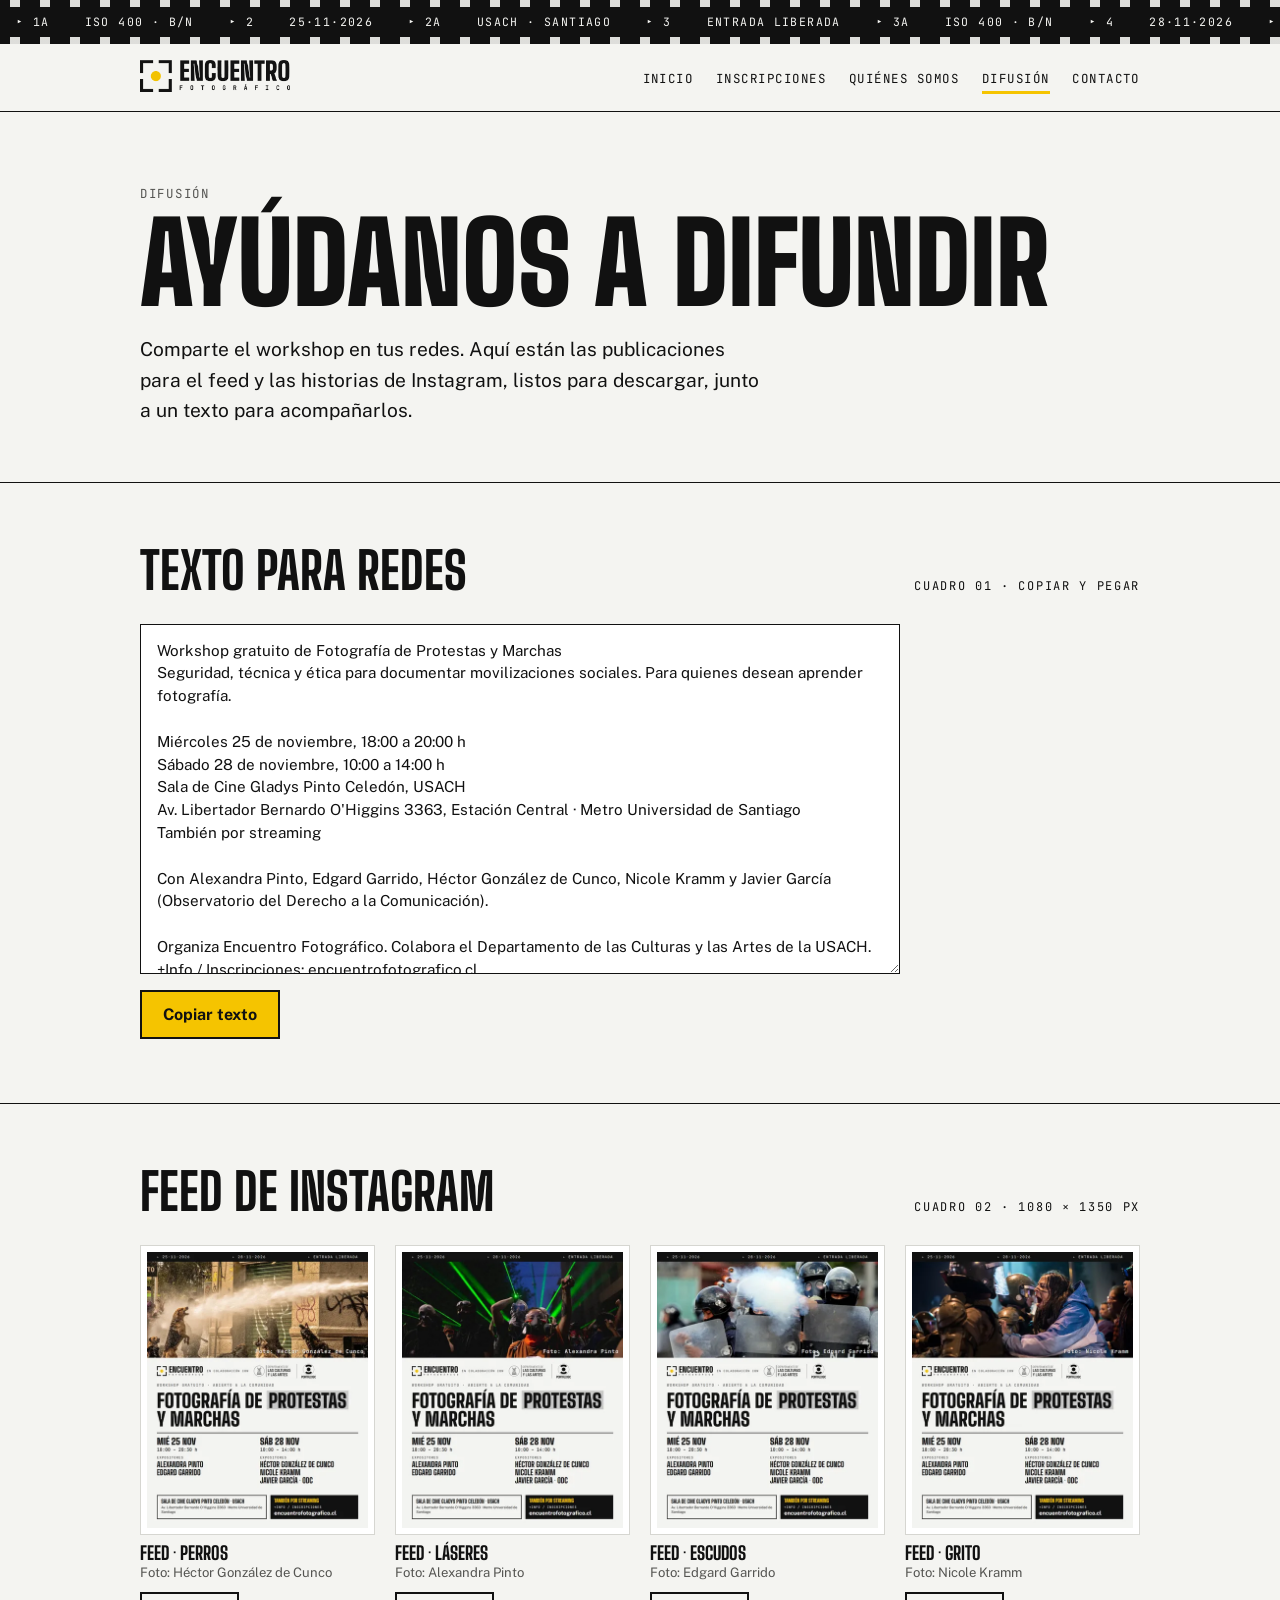
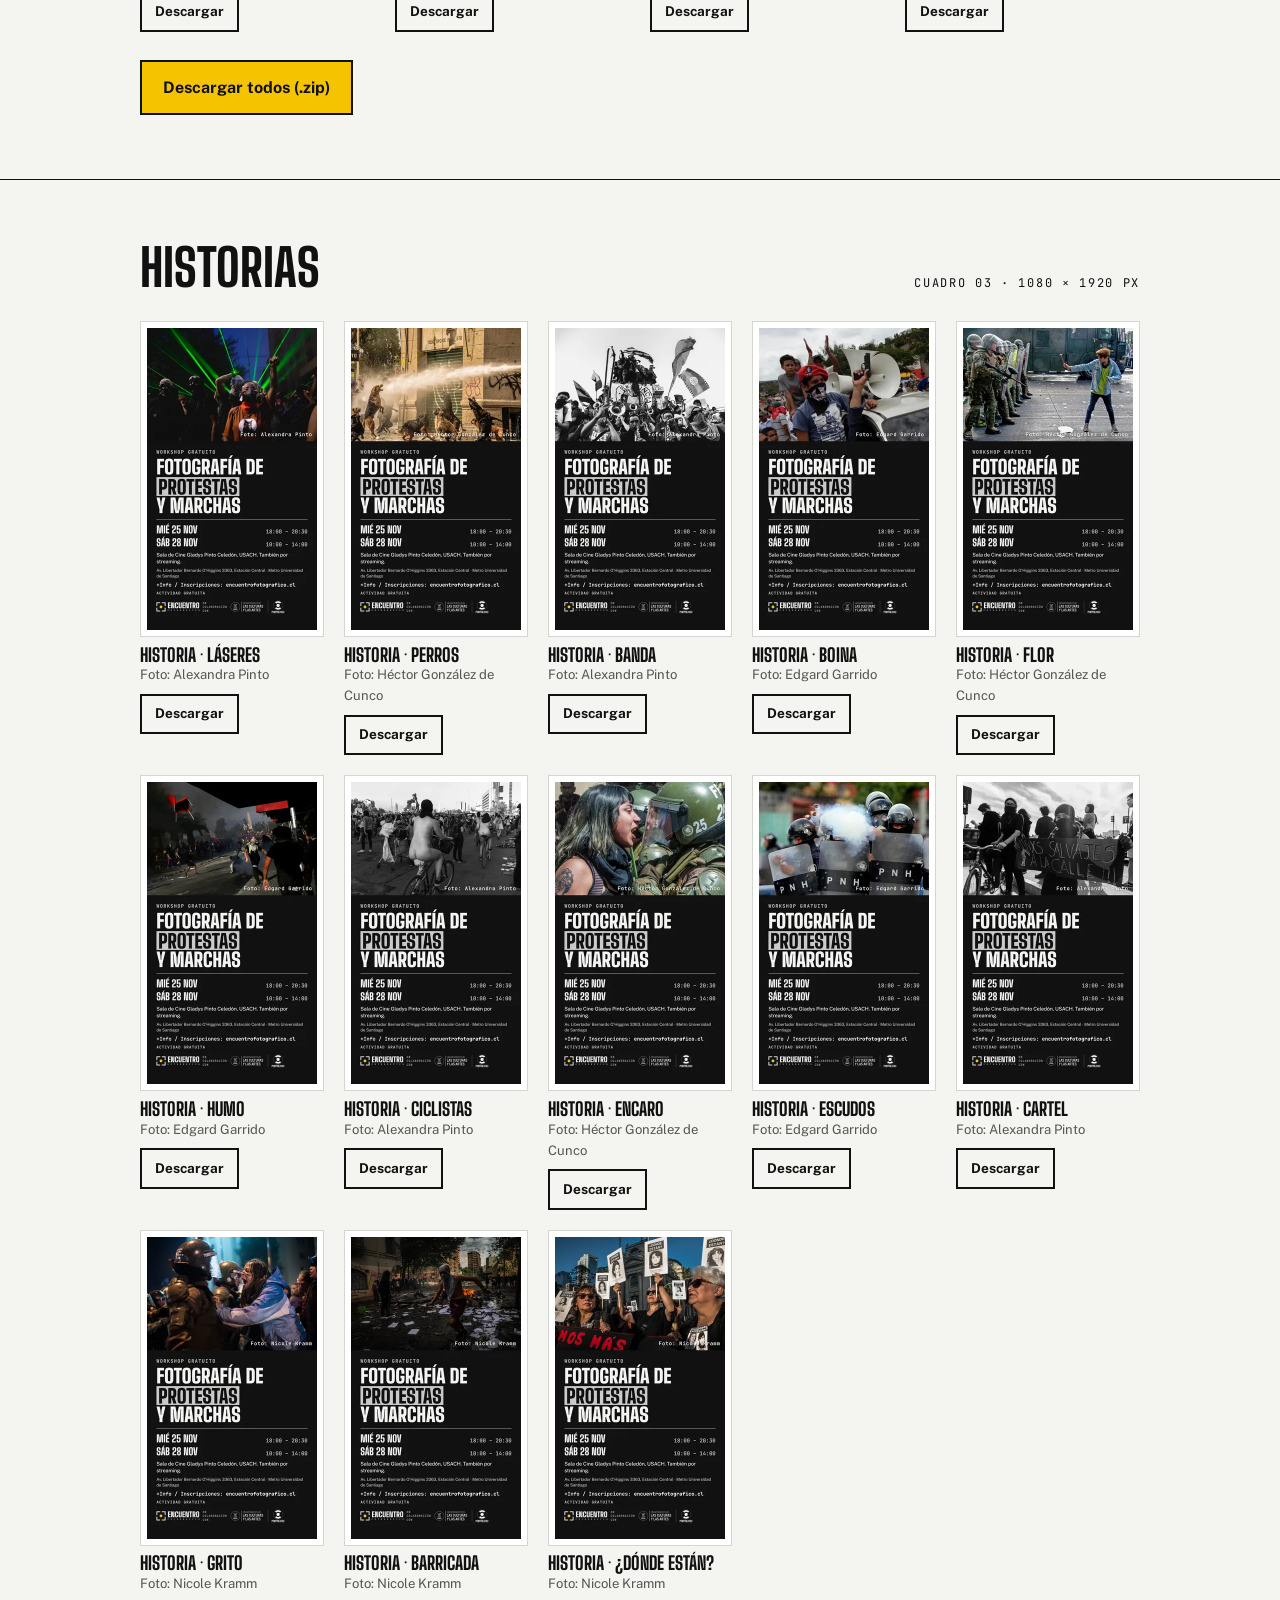
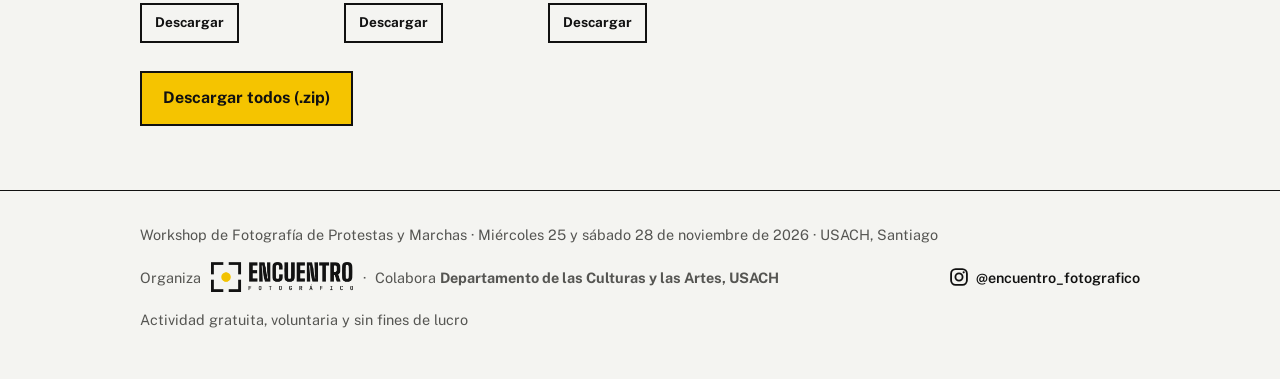
<file: difusion.html>
<!doctype html>
<html lang="es">
<head>
<meta charset="utf-8">
<meta name="viewport" content="width=device-width,initial-scale=1,viewport-fit=cover">
<meta name="description" content="Publicaciones para el feed e historias del Workshop de Fotografía de Protestas y Marchas, listos para descargar y compartir.">
<meta property="og:title" content="Workshop de Fotografía de Protestas y Marchas">
<meta property="og:description" content="Taller gratuito: técnica, relato, ética y seguridad. Miércoles 25 y sábado 28 de noviembre, USACH, Santiago. Instagram @encuentro_fotografico">
<meta property="og:type" content="website">
<meta property="og:image" content="https://encuentrofotografico.cl/img/og-grafica.jpg">
<meta property="og:image:secure_url" content="https://encuentrofotografico.cl/img/og-grafica.jpg">
<meta property="og:image:type" content="image/jpeg">
<meta property="og:image:width" content="1200">
<meta property="og:image:height" content="800">
<meta property="og:image:alt" content="Workshop de Fotografía de Protestas y Marchas, gratuito: 25 y 28 de noviembre, USACH, Santiago, también por streaming. Foto de Héctor González de Cunco: un joven ofrece una flor a una fila de carabineros.">
<meta name="twitter:card" content="summary_large_image">

<meta name="theme-color" content="#111111">
<style>*,*::before,*::after{box-sizing:border-box}body{margin:0}img{max-width:100%}[hidden]{display:none!important}</style>
<title>Difusión · Encuentro Fotográfico</title>
<link rel="preconnect" href="https://fonts.googleapis.com">
<link rel="preconnect" href="https://fonts.gstatic.com" crossorigin>
<link rel="stylesheet" href="https://fonts.googleapis.com/css2?family=Big+Shoulders+Display:wght@600;800;900&family=Public+Sans:wght@400;600;700&family=JetBrains+Mono:wght@400;600&display=swap">
<link rel="stylesheet" href="styles.css">
</head>
<body>

<div class="strip" aria-hidden="true"><div class="strip-inner">
  <span>▸ 1A</span><span>ISO 400 · B/N</span><span>▸ 2</span><span>25·11·2026</span><span>▸ 2A</span><span>USACH · SANTIAGO</span><span>▸ 3</span><span>ENTRADA LIBERADA</span><span>▸ 3A</span><span>ISO 400 · B/N</span><span>▸ 4</span><span>28·11·2026</span><span>▸ 4A</span><span>USACH · SANTIAGO</span>
</div></div>

<nav class="site-nav" aria-label="Secciones del sitio">
  <div class="wrap">
    <a class="nav-logo" href="index.html" aria-label="Encuentro Fotográfico, inicio"><img src="img/encuentro-logo-negro.png" alt="" width="1977" height="420"></a>
    <button class="nav-toggle" type="button" aria-expanded="false" aria-controls="nav-panel" aria-label="Abrir menú"><span></span><span></span><span></span></button>
    <div class="nav-panel" id="nav-panel">
      <img decoding="async" loading="lazy" class="panel-logo" src="img/encuentro-logo-blanco.png" alt="Encuentro Fotográfico" width="1977" height="420">
      <div class="panel-title"><span>Workshop gratuito</span><strong>Fotografía de <mark>protestas</mark><br>y marchas</strong></div>
      <ul>
        <li><a href="index.html">Inicio</a></li>
        <li><a href="index.html#inscripciones">Inscripciones</a></li>
        <li><a href="quienes-somos.html">Quiénes somos</a></li>
        <li><a href="difusion.html" aria-current="page">Difusión</a></li>
        <li><a href="contacto.html">Contacto</a></li>
      </ul>
      <p class="panel-meta">25 y 28 nov 2026 · USACH · Santiago</p>
    </div>
  </div>
</nav>

<header class="wrap page-hero">
  <div class="eyebrow">Difusión</div>
  <h1>Ayúdanos a difundir</h1>
  <div class="prose">
    <p class="lede">Comparte el workshop en tus redes. Aquí están las publicaciones para el feed y las historias de Instagram, listos para descargar, junto a un texto para acompañarlos.</p>
  </div>
</header>

<main>
  <section class="frame" id="texto">
    <div class="wrap">
      <div class="frame-head"><h2>Texto para redes</h2><span class="frame-no">Cuadro 01 · Copiar y pegar</span></div>
      <div class="caption-box">
        <textarea id="caption" rows="14" aria-label="Texto para redes">Workshop gratuito de Fotografía de Protestas y Marchas
Seguridad, técnica y ética para documentar movilizaciones sociales. Para quienes desean aprender fotografía.

Miércoles 25 de noviembre, 18:00 a 20:00 h
Sábado 28 de noviembre, 10:00 a 14:00 h
Sala de Cine Gladys Pinto Celedón, USACH
Av. Libertador Bernardo O'Higgins 3363, Estación Central · Metro Universidad de Santiago
También por streaming

Con Alexandra Pinto, Edgard Garrido, Héctor González de Cunco, Nicole Kramm y Javier García (Observatorio del Derecho a la Comunicación).

Organiza Encuentro Fotográfico. Colabora el Departamento de las Culturas y las Artes de la USACH.
+Info / Inscripciones: encuentrofotografico.cl</textarea>
        <div class="cta-row" style="margin-top:0">
          <button class="btn" type="button" id="btn-copy">Copiar texto</button>
          <span class="copy-msg" id="copy-msg" role="status"></span>
        </div>
      </div>
    </div>
  </section>

  <section class="frame" id="feeds">
    <div class="wrap">
      <div class="frame-head"><h2>Feed de Instagram</h2><span class="frame-no">Cuadro 02 · 1080 × 1350 px</span></div>
      <div class="gallery g-feed">
          <figure class="piece-card">
            <a href="difusion/feed-afiche-7-hector-perros.jpg?v=15" target="_blank" rel="noopener" class="piece-thumb"><img decoding="async" src="difusion/min/feed-afiche-7-hector-perros.webp?v=15" alt="Feed · Perros" loading="lazy"></a>
            <figcaption><strong>Feed · Perros</strong><span>Foto: Héctor González de Cunco</span></figcaption>
            <a class="btn ghost piece-dl" href="difusion/feed-afiche-7-hector-perros.jpg?v=15" download>Descargar</a>
          </figure>
          <figure class="piece-card">
            <a href="difusion/feed-afiche-8-pinto-laser.jpg?v=15" target="_blank" rel="noopener" class="piece-thumb"><img decoding="async" src="difusion/min/feed-afiche-8-pinto-laser.webp?v=15" alt="Feed · Láseres" loading="lazy"></a>
            <figcaption><strong>Feed · Láseres</strong><span>Foto: Alexandra Pinto</span></figcaption>
            <a class="btn ghost piece-dl" href="difusion/feed-afiche-8-pinto-laser.jpg?v=15" download>Descargar</a>
          </figure>
          <figure class="piece-card">
            <a href="difusion/feed-afiche-9-garrido-escudos.jpg?v=15" target="_blank" rel="noopener" class="piece-thumb"><img decoding="async" src="difusion/min/feed-afiche-9-garrido-escudos.webp?v=15" alt="Feed · Escudos" loading="lazy"></a>
            <figcaption><strong>Feed · Escudos</strong><span>Foto: Edgard Garrido</span></figcaption>
            <a class="btn ghost piece-dl" href="difusion/feed-afiche-9-garrido-escudos.jpg?v=15" download>Descargar</a>
          </figure>
          <figure class="piece-card">
            <a href="difusion/feed-afiche-10-kramm-encaro.jpg?v=15" target="_blank" rel="noopener" class="piece-thumb"><img decoding="async" src="difusion/min/feed-afiche-10-kramm-encaro.webp?v=15" alt="Feed · Grito" loading="lazy"></a>
            <figcaption><strong>Feed · Grito</strong><span>Foto: Nicole Kramm</span></figcaption>
            <a class="btn ghost piece-dl" href="difusion/feed-afiche-10-kramm-encaro.jpg?v=15" download>Descargar</a>
          </figure>
      </div>
      <p class="zip-row"><a class="btn" href="difusion/encuentro-fotografico-feeds.zip" download>Descargar todos (.zip)</a></p>
    </div>
  </section>

  <section class="frame" id="historias">
    <div class="wrap">
      <div class="frame-head"><h2>Historias</h2><span class="frame-no">Cuadro 03 · 1080 × 1920 px</span></div>
      <div class="gallery g-story">
          <figure class="piece-card">
            <a href="difusion/historia-1-anuncio.jpg?v=16" target="_blank" rel="noopener" class="piece-thumb"><img decoding="async" src="difusion/min/historia-1-anuncio.webp?v=16" alt="Historia · Láseres" loading="lazy"></a>
            <figcaption><strong>Historia · Láseres</strong><span>Foto: Alexandra Pinto</span></figcaption>
            <a class="btn ghost piece-dl" href="difusion/historia-1-anuncio.jpg?v=16" download>Descargar</a>
          </figure>
          <figure class="piece-card">
            <a href="difusion/historia-negra-2-hector-perros.jpg?v=16" target="_blank" rel="noopener" class="piece-thumb"><img decoding="async" src="difusion/min/historia-negra-2-hector-perros.webp?v=16" alt="Historia · Perros" loading="lazy"></a>
            <figcaption><strong>Historia · Perros</strong><span>Foto: Héctor González de Cunco</span></figcaption>
            <a class="btn ghost piece-dl" href="difusion/historia-negra-2-hector-perros.jpg?v=16" download>Descargar</a>
          </figure>
          <figure class="piece-card">
            <a href="difusion/historia-negra-3-pinto-banda.jpg?v=16" target="_blank" rel="noopener" class="piece-thumb"><img decoding="async" src="difusion/min/historia-negra-3-pinto-banda.webp?v=16" alt="Historia · Banda" loading="lazy"></a>
            <figcaption><strong>Historia · Banda</strong><span>Foto: Alexandra Pinto</span></figcaption>
            <a class="btn ghost piece-dl" href="difusion/historia-negra-3-pinto-banda.jpg?v=16" download>Descargar</a>
          </figure>
          <figure class="piece-card">
            <a href="difusion/historia-negra-4-garrido-boina.jpg?v=16" target="_blank" rel="noopener" class="piece-thumb"><img decoding="async" src="difusion/min/historia-negra-4-garrido-boina.webp?v=16" alt="Historia · Boina" loading="lazy"></a>
            <figcaption><strong>Historia · Boina</strong><span>Foto: Edgard Garrido</span></figcaption>
            <a class="btn ghost piece-dl" href="difusion/historia-negra-4-garrido-boina.jpg?v=16" download>Descargar</a>
          </figure>
          <figure class="piece-card">
            <a href="difusion/historia-negra-5-hector-flor.jpg?v=16" target="_blank" rel="noopener" class="piece-thumb"><img decoding="async" src="difusion/min/historia-negra-5-hector-flor.webp?v=16" alt="Historia · Flor" loading="lazy"></a>
            <figcaption><strong>Historia · Flor</strong><span>Foto: Héctor González de Cunco</span></figcaption>
            <a class="btn ghost piece-dl" href="difusion/historia-negra-5-hector-flor.jpg?v=16" download>Descargar</a>
          </figure>
          <figure class="piece-card">
            <a href="difusion/historia-negra-6-garrido-humo.jpg?v=16" target="_blank" rel="noopener" class="piece-thumb"><img decoding="async" src="difusion/min/historia-negra-6-garrido-humo.webp?v=16" alt="Historia · Humo" loading="lazy"></a>
            <figcaption><strong>Historia · Humo</strong><span>Foto: Edgard Garrido</span></figcaption>
            <a class="btn ghost piece-dl" href="difusion/historia-negra-6-garrido-humo.jpg?v=16" download>Descargar</a>
          </figure>
          <figure class="piece-card">
            <a href="difusion/historia-negra-7-pinto-ciclistas.jpg?v=16" target="_blank" rel="noopener" class="piece-thumb"><img decoding="async" src="difusion/min/historia-negra-7-pinto-ciclistas.webp?v=16" alt="Historia · Ciclistas" loading="lazy"></a>
            <figcaption><strong>Historia · Ciclistas</strong><span>Foto: Alexandra Pinto</span></figcaption>
            <a class="btn ghost piece-dl" href="difusion/historia-negra-7-pinto-ciclistas.jpg?v=16" download>Descargar</a>
          </figure>
          <figure class="piece-card">
            <a href="difusion/historia-negra-8-hector-encaro.jpg?v=16" target="_blank" rel="noopener" class="piece-thumb"><img decoding="async" src="difusion/min/historia-negra-8-hector-encaro.webp?v=16" alt="Historia · Encaro" loading="lazy"></a>
            <figcaption><strong>Historia · Encaro</strong><span>Foto: Héctor González de Cunco</span></figcaption>
            <a class="btn ghost piece-dl" href="difusion/historia-negra-8-hector-encaro.jpg?v=16" download>Descargar</a>
          </figure>
          <figure class="piece-card">
            <a href="difusion/historia-negra-9-garrido-escudos.jpg?v=16" target="_blank" rel="noopener" class="piece-thumb"><img decoding="async" src="difusion/min/historia-negra-9-garrido-escudos.webp?v=16" alt="Historia · Escudos" loading="lazy"></a>
            <figcaption><strong>Historia · Escudos</strong><span>Foto: Edgard Garrido</span></figcaption>
            <a class="btn ghost piece-dl" href="difusion/historia-negra-9-garrido-escudos.jpg?v=16" download>Descargar</a>
          </figure>
          <figure class="piece-card">
            <a href="difusion/historia-negra-10-pinto-cartel.jpg?v=16" target="_blank" rel="noopener" class="piece-thumb"><img decoding="async" src="difusion/min/historia-negra-10-pinto-cartel.webp?v=16" alt="Historia · Cartel" loading="lazy"></a>
            <figcaption><strong>Historia · Cartel</strong><span>Foto: Alexandra Pinto</span></figcaption>
            <a class="btn ghost piece-dl" href="difusion/historia-negra-10-pinto-cartel.jpg?v=16" download>Descargar</a>
          </figure>
          <figure class="piece-card">
            <a href="difusion/historia-negra-11-kramm-encaro.jpg?v=16" target="_blank" rel="noopener" class="piece-thumb"><img decoding="async" src="difusion/min/historia-negra-11-kramm-encaro.webp?v=16" alt="Historia · Grito" loading="lazy"></a>
            <figcaption><strong>Historia · Grito</strong><span>Foto: Nicole Kramm</span></figcaption>
            <a class="btn ghost piece-dl" href="difusion/historia-negra-11-kramm-encaro.jpg?v=16" download>Descargar</a>
          </figure>
          <figure class="piece-card">
            <a href="difusion/historia-negra-12-kramm-barricada.jpg?v=16" target="_blank" rel="noopener" class="piece-thumb"><img decoding="async" src="difusion/min/historia-negra-12-kramm-barricada.webp?v=16" alt="Historia · Barricada" loading="lazy"></a>
            <figcaption><strong>Historia · Barricada</strong><span>Foto: Nicole Kramm</span></figcaption>
            <a class="btn ghost piece-dl" href="difusion/historia-negra-12-kramm-barricada.jpg?v=16" download>Descargar</a>
          </figure>
          <figure class="piece-card">
            <a href="difusion/historia-negra-13-kramm-donde-estan.jpg?v=16" target="_blank" rel="noopener" class="piece-thumb"><img decoding="async" src="difusion/min/historia-negra-13-kramm-donde-estan.webp?v=16" alt="Historia · ¿Dónde están?" loading="lazy"></a>
            <figcaption><strong>Historia · ¿Dónde están?</strong><span>Foto: Nicole Kramm</span></figcaption>
            <a class="btn ghost piece-dl" href="difusion/historia-negra-13-kramm-donde-estan.jpg?v=16" download>Descargar</a>
          </figure>
      </div>
      <p class="zip-row"><a class="btn" href="difusion/encuentro-fotografico-historias.zip" download>Descargar todos (.zip)</a></p>
    </div>
  </section>
</main>

<footer>
  <div class="wrap">
    <span>Workshop de Fotografía de Protestas y Marchas · Miércoles 25 y sábado 28 de noviembre de 2026 · USACH, Santiago</span>
    <span style="display:flex;align-items:center;gap:.6rem;flex-wrap:wrap">Organiza <img decoding="async" loading="lazy" class="foot-logo" src="img/encuentro-logo-negro.png" alt="Encuentro Fotográfico" width="1977" height="420"> ·<span>Colabora <strong>Departamento de las Culturas y las Artes, USACH</strong></span></span>
    <a class="foot-ig" href="https://www.instagram.com/encuentro_fotografico/" target="_blank" rel="noopener"><svg viewBox="0 0 24 24" width="20" height="20" aria-hidden="true" fill="none" stroke="currentColor" stroke-width="2.2"><rect x="2.5" y="2.5" width="19" height="19" rx="5.5"/><circle cx="12" cy="12" r="4.3"/><circle cx="17.6" cy="6.4" r="1.3" fill="currentColor" stroke="none"/></svg>@encuentro_fotografico<span class="sr-only"> en Instagram</span></a>
    <span style="flex-basis:100%">Actividad gratuita, voluntaria y sin fines de lucro</span>
  </div>
</footer>
<script src="nav.js"></script>
<script>
document.getElementById('btn-copy').addEventListener('click', async () => {
  const ta = document.getElementById('caption'), msg = document.getElementById('copy-msg');
  try { await navigator.clipboard.writeText(ta.value); msg.textContent = 'Texto copiado.'; }
  catch (e) { ta.focus(); ta.select(); msg.textContent = 'Selecciónalo y cópialo con Ctrl+C.'; }
});
</script>
</body>
</html>
</file>
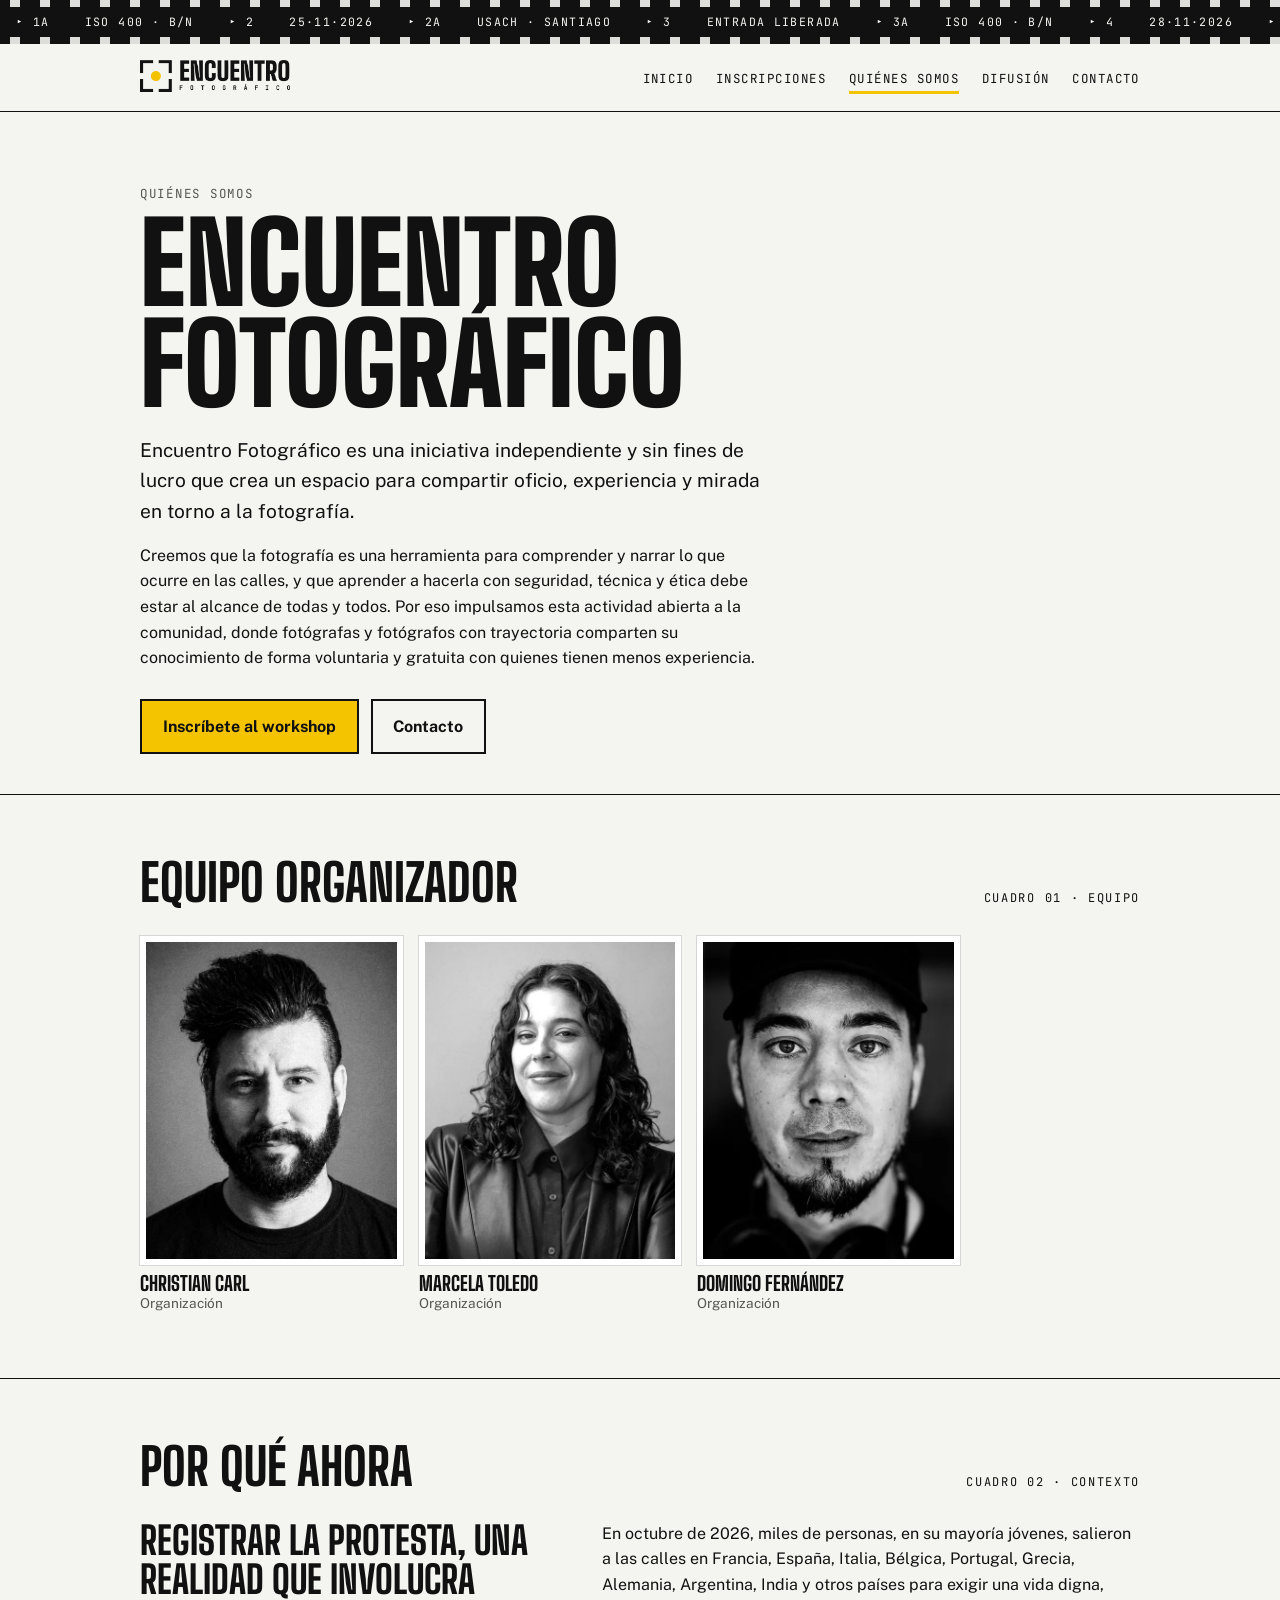
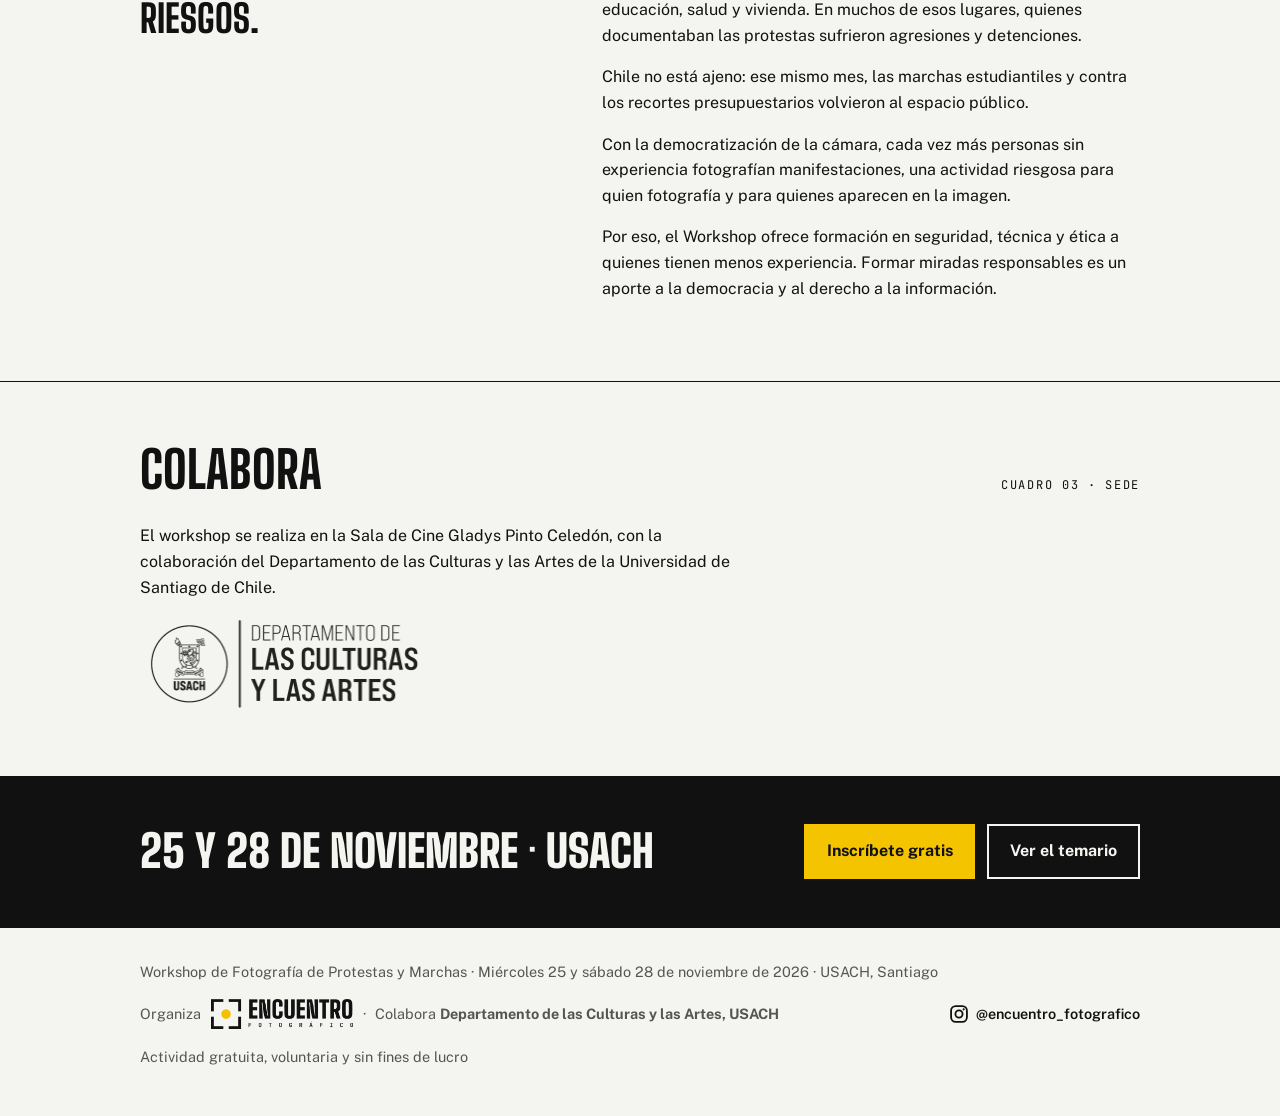
<file: quienes-somos.html>
<!doctype html>
<html lang="es">
<head>
<meta charset="utf-8">
<meta name="viewport" content="width=device-width,initial-scale=1,viewport-fit=cover">
<meta name="description" content="Encuentro Fotográfico organiza el Workshop de Fotografía de Protestas y Marchas, en colaboración con el Departamento de las Culturas y las Artes de la USACH.">
<meta property="og:title" content="Workshop de Fotografía de Protestas y Marchas">
<meta property="og:description" content="Taller gratuito: técnica, relato, ética y seguridad. Miércoles 25 y sábado 28 de noviembre, USACH, Santiago. Instagram @encuentro_fotografico">
<meta property="og:type" content="website">
<meta property="og:image" content="https://encuentrofotografico.cl/img/og-grafica.jpg">
<meta property="og:image:secure_url" content="https://encuentrofotografico.cl/img/og-grafica.jpg">
<meta property="og:image:type" content="image/jpeg">
<meta property="og:image:width" content="1200">
<meta property="og:image:height" content="800">
<meta property="og:image:alt" content="Workshop de Fotografía de Protestas y Marchas, gratuito: 25 y 28 de noviembre, USACH, Santiago, también por streaming. Foto de Héctor González de Cunco: un joven ofrece una flor a una fila de carabineros.">
<meta name="twitter:card" content="summary_large_image">

<meta name="theme-color" content="#111111">
<style>*,*::before,*::after{box-sizing:border-box}body{margin:0}img{max-width:100%}[hidden]{display:none!important}</style>
<title>Quiénes somos · Encuentro Fotográfico</title>
<link rel="preconnect" href="https://fonts.googleapis.com">
<link rel="preconnect" href="https://fonts.gstatic.com" crossorigin>
<link rel="stylesheet" href="https://fonts.googleapis.com/css2?family=Big+Shoulders+Display:wght@600;800;900&family=Public+Sans:wght@400;600;700&family=JetBrains+Mono:wght@400;600&display=swap">
<link rel="stylesheet" href="styles.css">
</head>
<body>

<div class="strip" aria-hidden="true"><div class="strip-inner">
  <span>▸ 1A</span><span>ISO 400 · B/N</span><span>▸ 2</span><span>25·11·2026</span><span>▸ 2A</span><span>USACH · SANTIAGO</span><span>▸ 3</span><span>ENTRADA LIBERADA</span><span>▸ 3A</span><span>ISO 400 · B/N</span><span>▸ 4</span><span>28·11·2026</span><span>▸ 4A</span><span>USACH · SANTIAGO</span>
</div></div>

<nav class="site-nav" aria-label="Secciones del sitio">
  <div class="wrap">
    <a class="nav-logo" href="index.html" aria-label="Encuentro Fotográfico, inicio"><img src="img/encuentro-logo-negro.png" alt="" width="1977" height="420"></a>
    <button class="nav-toggle" type="button" aria-expanded="false" aria-controls="nav-panel" aria-label="Abrir menú"><span></span><span></span><span></span></button>
    <div class="nav-panel" id="nav-panel">
      <img decoding="async" loading="lazy" class="panel-logo" src="img/encuentro-logo-blanco.png" alt="Encuentro Fotográfico" width="1977" height="420">
      <div class="panel-title"><span>Workshop gratuito</span><strong>Fotografía de <mark>protestas</mark><br>y marchas</strong></div>
      <ul>
        <li><a href="index.html">Inicio</a></li>
        <li><a href="index.html#inscripciones">Inscripciones</a></li>
        <li><a href="quienes-somos.html" aria-current="page">Quiénes somos</a></li>
        <li><a href="difusion.html">Difusión</a></li>
        <li><a href="contacto.html">Contacto</a></li>
      </ul>
      <p class="panel-meta">25 y 28 nov 2026 · USACH · Santiago</p>
    </div>
  </div>
</nav>

<header class="wrap page-hero">
  <div class="prose">
    <div>
      <div class="eyebrow">Quiénes somos</div>
      <h1>Encuentro Fotográfico</h1>
      <p class="lede">Encuentro Fotográfico es una iniciativa independiente y sin fines de lucro que crea un espacio para compartir oficio, experiencia y mirada en torno a la fotografía.</p>
      <p style="margin:1rem 0 0">Creemos que la fotografía es una herramienta para comprender y narrar lo que ocurre en las calles, y que aprender a hacerla con seguridad, técnica y ética debe estar al alcance de todas y todos. Por eso impulsamos esta actividad abierta a la comunidad, donde fotógrafas y fotógrafos con trayectoria comparten su conocimiento de forma voluntaria y gratuita con quienes tienen menos experiencia.</p>
      <div class="cta-row">
        <a class="btn" href="index.html#inscripciones">Inscríbete al workshop</a>
        <a class="btn ghost" href="contacto.html">Contacto</a>
      </div>
    </div>
  </div>
</header>

<main>
  <section class="frame" id="organizacion">
    <div class="wrap">
      <div class="frame-head"><h2>Equipo organizador</h2><span class="frame-no">Cuadro 01 · Equipo</span></div>
      <div class="team org">
        <figure><img decoding="async" src="img/christian-silva.webp" alt="Retrato de Christian Carl" width="975" height="1300" loading="lazy"><figcaption><strong>Christian Carl</strong><span>Organización</span></figcaption></figure>
        <figure><img decoding="async" src="img/marcela-toledo.webp" alt="Retrato de Marcela Toledo" width="880" height="1100" loading="lazy"><figcaption><strong>Marcela Toledo</strong><span>Organización</span></figcaption></figure>
        <figure><img decoding="async" src="img/domingo-fernandez.webp" alt="Retrato de Domingo Fernández" width="834" height="1112" loading="lazy"><figcaption><strong>Domingo Fernández</strong><span>Organización</span></figcaption></figure>
      </div>
    </div>
  </section>

  <section class="frame" id="por-que">
    <div class="wrap">
      <div class="frame-head"><h2>Por qué ahora</h2><span class="frame-no">Cuadro 02 · Contexto</span></div>
      <div class="why">
        <p class="quote">Registrar la protesta, una realidad que involucra riesgos.</p>
        <div class="prose">
          <p>En octubre de 2026, miles de personas, en su mayoría jóvenes, salieron a las calles en Francia, España, Italia, Bélgica, Portugal, Grecia, Alemania, Argentina, India y otros países para exigir una vida digna, educación, salud y vivienda. En muchos de esos lugares, quienes documentaban las protestas sufrieron agresiones y detenciones.</p>
          <p>Chile no está ajeno: ese mismo mes, las marchas estudiantiles y contra los recortes presupuestarios volvieron al espacio público.</p>
          <p>Con la democratización de la cámara, cada vez más personas sin experiencia fotografían manifestaciones, una actividad riesgosa para quien fotografía y para quienes aparecen en la imagen.</p>
          <p>Por eso, el Workshop ofrece formación en seguridad, técnica y ética a quienes tienen menos experiencia. Formar miradas responsables es un aporte a la democracia y al derecho a la información.</p>
        </div>
      </div>
    </div>
  </section>


  <section class="frame" id="colabora">
    <div class="wrap">
      <div class="frame-head"><h2>Colabora</h2><span class="frame-no">Cuadro 03 · Sede</span></div>
      <div class="prose">
        <p>El workshop se realiza en la Sala de Cine Gladys Pinto Celedón, con la colaboración del Departamento de las Culturas y las Artes de la Universidad de Santiago de Chile.</p>
        <img decoding="async" loading="lazy" class="collab-logo" src="img/usach-dca-logo-negro.png" alt="USACH, Departamento de las Culturas y las Artes" width="782" height="259">
      </div>
    </div>
  </section>
</main>

<section class="band" aria-label="Inscripciones">
  <div class="wrap">
    <strong>25 y 28 de noviembre · USACH</strong>
    <div class="cta-row" style="margin-top:0">
      <a class="btn" href="index.html#inscripciones">Inscríbete gratis</a>
      <a class="btn ghost" href="index.html#temario">Ver el temario</a>
    </div>
  </div>
</section>

<footer>
  <div class="wrap">
    <span>Workshop de Fotografía de Protestas y Marchas · Miércoles 25 y sábado 28 de noviembre de 2026 · USACH, Santiago</span>
    <span style="display:flex;align-items:center;gap:.6rem;flex-wrap:wrap">Organiza <img decoding="async" loading="lazy" class="foot-logo" src="img/encuentro-logo-negro.png" alt="Encuentro Fotográfico" width="1977" height="420"> ·<span>Colabora <strong>Departamento de las Culturas y las Artes, USACH</strong></span></span>
    <a class="foot-ig" href="https://www.instagram.com/encuentro_fotografico/" target="_blank" rel="noopener"><svg viewBox="0 0 24 24" width="20" height="20" aria-hidden="true" fill="none" stroke="currentColor" stroke-width="2.2"><rect x="2.5" y="2.5" width="19" height="19" rx="5.5"/><circle cx="12" cy="12" r="4.3"/><circle cx="17.6" cy="6.4" r="1.3" fill="currentColor" stroke="none"/></svg>@encuentro_fotografico<span class="sr-only"> en Instagram</span></a>
    <span style="flex-basis:100%">Actividad gratuita, voluntaria y sin fines de lucro</span>
  </div>
</footer>
<script src="nav.js"></script>
</body>
</html>
</file>
<file: styles.css>
/* Layout: una hoja de contactos — cada sección es un "cuadro" del rollo, con marcas de borde de película y datos de exposición como metadatos. */
:root{
  color-scheme:light;
  /* Paleta limitada: blancos, negro y amarillo */
  --paper:#f4f4f1;
  --paper-2:#ffffff;
  --ink:#111111;
  --ink-2:#555552;
  --rule:#d6d6d1;
  --hi:#f5c400;
  --hi-ink:#111111;
  --cobalt:#f5c400;
  --cobalt-ink:#111111;
  --marker:#111111;
  --film:#111111;
  --film-ink:#f4f4f1;
  --ok:#111111;
  --logo-filter:none;
  --map-filter:none;
  --display:"Big Shoulders Display", "Arial Narrow", Impact, sans-serif;
  --body:"Public Sans", "Segoe UI", system-ui, sans-serif;
  --mono:"JetBrains Mono", ui-monospace, Consolas, monospace;
}
@media (prefers-color-scheme: dark){:root[data-theme="auto"]{
  --paper:#0f0f0f; --paper-2:#1a1a1a; --ink:#f4f4f1; --ink-2:#a6a6a2; --rule:#2e2e2e;
  --hi:#f5c400; --hi-ink:#111111;
  --cobalt:#f5c400; --cobalt-ink:#111111; --marker:#a6a6a2; --film:#000000; --film-ink:#f4f4f1; --ok:#f4f4f1; --logo-filter:invert(1); --map-filter:invert(.92) hue-rotate(180deg) brightness(.95) contrast(.9);
  color-scheme:dark;
}}
:root[data-theme="dark"]{
  --paper:#0f0f0f; --paper-2:#1a1a1a; --ink:#f4f4f1; --ink-2:#a6a6a2; --rule:#2e2e2e;
  --hi:#f5c400; --hi-ink:#111111;
  --cobalt:#f5c400; --cobalt-ink:#111111; --marker:#a6a6a2; --film:#000000; --film-ink:#f4f4f1; --ok:#f4f4f1; --logo-filter:invert(1); --map-filter:invert(.92) hue-rotate(180deg) brightness(.95) contrast(.9);
  color-scheme:dark;
}
*{box-sizing:border-box}
body{background:var(--paper);color:var(--ink);font-family:var(--body);font-size:1rem;line-height:1.6}
a{color:var(--ink);text-decoration-color:var(--hi);text-decoration-thickness:3px;text-underline-offset:.2em}
:focus-visible{outline:3px solid var(--ink);outline-offset:2px}
.wrap{max-width:1080px;margin:0 auto;padding-inline:clamp(16px,4vw,40px)}

/* Película: borde con perforaciones */
.strip{background:var(--film);color:var(--film-ink);font-family:var(--mono);font-size:.72rem;letter-spacing:.12em;overflow:hidden;white-space:nowrap}
.strip-inner{display:flex;gap:2.2rem;padding-block:.35rem;padding-inline:16px;position:relative}
.strip::before,.strip::after{content:"";display:block;height:7px;background:repeating-linear-gradient(90deg,transparent 0 10px,var(--paper) 10px 20px,transparent 20px 30px);opacity:.9}
.strip-inner span{flex:none}

/* Carrusel del hero: franja panorámica que recorta las miradas */
.reel{background:var(--film);color:var(--film-ink)}
.reel-view{position:relative;aspect-ratio:21/9;max-height:76vh;width:100%;overflow:hidden;background:#000}
.slide{position:absolute;inset:0;margin:0;opacity:0;transition:opacity .9s ease}
.slide.is-active{opacity:1}
.slide.fit img{object-fit:contain!important;background:#000}
.slide img{width:100%;height:100%;object-fit:cover;object-position:50% 46%;display:block}
.reel-bar{display:flex;flex-wrap:wrap;align-items:center;gap:.6rem 1.4rem;padding:.65rem clamp(16px,4vw,40px);font-family:var(--mono);font-size:.74rem;letter-spacing:.1em;text-transform:uppercase}
.reel-credit{font-family:var(--mono);font-size:.72rem;letter-spacing:.1em;text-transform:uppercase;opacity:.85;min-width:0}
.reel-count{font-weight:600;font-variant-numeric:tabular-nums;flex:none}
.reel-cap{flex:1 1 16rem;min-width:0;color:color-mix(in srgb,var(--film-ink) 75%,#fff)}
.reel-cap a{color:inherit;text-decoration-color:var(--film-ink)}
.reel-ctrl{display:flex;gap:.4rem;flex:none}
.reel-ctrl button{font:inherit;font-size:.9rem;line-height:1;width:2.3rem;height:2.3rem;display:grid;place-items:center;background:transparent;color:var(--film-ink);border:1.5px solid var(--film-ink);cursor:pointer}
.reel-ctrl button:hover{background:var(--film-ink);color:var(--film)}
.reel-ctrl button:focus-visible{outline:2px solid var(--film-ink);outline-offset:2px}
.reel-dots{display:flex;gap:4px;position:absolute;left:clamp(16px,4vw,40px);bottom:.9rem;z-index:2}
.reel-dots button{width:1.6rem;height:4px;padding:0;border:0;background:rgba(255,255,255,.45);cursor:pointer}
.reel-dots button[aria-current="true"]{background:var(--film-ink)}
@media (prefers-reduced-motion:reduce){.slide{transition:none}}
@media (max-width:640px){.reel-view{aspect-ratio:4/3}}
@media (min-width:641px){.reel-view{aspect-ratio:3/2;max-height:84vh}.slide img{object-fit:contain!important;object-position:50% 50%!important}}

.cobrand{display:flex;flex-wrap:wrap;align-items:center;gap:.75rem 1.1rem}
.cb-bf{height:clamp(2.4rem,4.8vw,3.5rem);width:auto;filter:var(--logo-filter);display:block}
.cb-x{font-family:var(--mono);font-size:.78rem;letter-spacing:.12em;text-transform:uppercase;color:var(--ink-2)}
.cb-usach{height:clamp(3.4rem,6.5vw,4.6rem);width:auto;filter:var(--logo-filter);display:block}
.cb-line{margin-top:.8rem;max-width:60ch}
.brand{display:flex;flex-wrap:wrap;align-items:center;gap:.5rem 1rem}
.brand img{height:clamp(1.6rem,3.2vw,2.2rem);width:auto;filter:var(--logo-filter);display:block}
.foot-logo{height:1.9rem;width:auto;filter:var(--logo-filter);display:block}

/* Hero */
.hero{padding-block:clamp(2.5rem,6vw,4.5rem) clamp(2rem,5vw,3.5rem)}
.eyebrow{font-family:var(--mono);font-size:.78rem;letter-spacing:.14em;text-transform:uppercase;color:var(--ink-2)}
.hero h1{font-family:var(--display);font-weight:900;text-transform:uppercase;line-height:.88;letter-spacing:-.005em;font-size:clamp(3.2rem,11vw,8.6rem);margin:.6rem 0 0;text-wrap:balance}
.hero h1 .circled{position:relative;display:inline-block;color:var(--paper);background:var(--ink);padding:0 .08em}
.hero h1 .circled svg{position:absolute;inset:-14% -6% -10% -6%;width:112%;height:124%;pointer-events:none;overflow:visible}
.hero h1 .circled path{fill:none;stroke:var(--ink);stroke-width:3.5;stroke-linecap:round;stroke-dasharray:900;stroke-dashoffset:0}
@media (prefers-reduced-motion:no-preference){
  .hero h1 .circled path{animation:draw 1.1s .35s ease-out both}
  @keyframes draw{from{stroke-dashoffset:900}to{stroke-dashoffset:0}}
}
.hero-grid{display:grid;grid-template-columns:minmax(0,1.4fr) minmax(0,1fr);gap:clamp(1.5rem,4vw,3.5rem);margin-top:2rem;align-items:start}
.lede{font-size:clamp(1.05rem,1.6vw,1.2rem);max-width:60ch;margin:0}
.lede strong{background:linear-gradient(transparent 62%,color-mix(in srgb,var(--hi) 45%,transparent) 62%)}
.facts{border:1.5px solid var(--ink);background:var(--paper-2);font-family:var(--mono);font-size:.82rem}
.facts div{display:grid;grid-template-columns:7.5rem minmax(0,1fr);gap:.75rem;padding:.7rem .9rem;border-top:1px solid var(--rule)}
.facts div:first-child{border-top:0}
.facts dt{color:var(--ink-2);text-transform:uppercase;letter-spacing:.1em;font-size:.7rem;padding-top:.15rem}
.facts dd{margin:0;font-family:var(--body);font-size:.95rem;font-weight:600}
.facts dd small{display:block;font-weight:400;color:var(--ink-2);font-size:.82rem}
.cta-row{display:flex;flex-wrap:wrap;gap:.75rem;margin-top:1.75rem}
.btn{display:inline-flex;align-items:center;gap:.5rem;font-family:var(--body);font-weight:700;font-size:1rem;padding:.8rem 1.3rem;border:2px solid var(--ink);background:var(--cobalt);color:var(--cobalt-ink);text-decoration:none;cursor:pointer}
.btn:hover{filter:brightness(1.08)}
.btn.ghost{background:transparent;color:var(--ink);border-color:var(--ink)}
.btn[disabled]{opacity:.55;cursor:progress}

/* Secciones como cuadros del rollo */
section.frame{padding-block:clamp(2.5rem,6vw,4rem);border-top:1.5px solid var(--ink)}
.frame-head{display:flex;flex-wrap:wrap;align-items:baseline;justify-content:space-between;gap:.5rem 1.5rem;margin-bottom:1.75rem}
.frame-head h2{font-family:var(--display);font-weight:800;text-transform:uppercase;font-size:clamp(2rem,5vw,3.2rem);line-height:.95;margin:0;text-wrap:balance}
.frame-no{font-family:var(--mono);font-size:.75rem;letter-spacing:.14em;color:var(--marker);text-transform:uppercase}

/* Temario */
.modules{display:grid;grid-template-columns:repeat(3,minmax(0,1fr));gap:1.25rem}
.module{background:var(--paper-2);border:1px solid var(--rule);padding:1.25rem 1.25rem 1.4rem;display:flex;flex-direction:column;gap:.75rem;min-width:0}
.exif{font-family:var(--mono);font-size:.72rem;color:var(--ink-2);letter-spacing:.06em;display:flex;flex-wrap:wrap;gap:.25rem .9rem;border-bottom:1px dashed var(--rule);padding-bottom:.6rem}
.module h3{font-family:var(--display);font-weight:800;font-size:1.65rem;text-transform:uppercase;line-height:1;margin:0}
.module.focus{background:var(--hi);color:var(--hi-ink);border:2px solid var(--hi)}
.module.focus .exif{color:inherit;opacity:.75;border-bottom-color:currentColor}
.module.focus .tag{background:var(--hi-ink);color:var(--hi)}
.module ul{margin:0;padding-left:1.1rem;display:grid;gap:.3rem}
.tag{align-self:flex-start;font-family:var(--mono);font-size:.68rem;letter-spacing:.12em;text-transform:uppercase;background:var(--marker);color:var(--paper-2);padding:.2rem .5rem}

/* Exponentes */
.speakers{display:grid;grid-template-columns:repeat(4,minmax(0,1fr));gap:1.25rem}
@media (max-width:1000px){.speakers{grid-template-columns:repeat(2,minmax(0,1fr))}}
.day{align-self:flex-start;font-family:var(--mono);font-size:.68rem;letter-spacing:.12em;text-transform:uppercase;background:var(--hi);color:var(--hi-ink);padding:.2rem .5rem}
.guest{margin-top:2rem;display:grid;grid-template-columns:auto minmax(0,1fr);gap:1.25rem 1.75rem;align-items:start;border:1.5px solid var(--ink);background:var(--paper-2);padding:clamp(1rem,3vw,1.6rem)}
.guest-mark{width:5.5rem;height:5.5rem;display:grid;place-items:center;background:var(--film);color:var(--film-ink);font-family:var(--display);font-weight:900;font-size:1.9rem;letter-spacing:.02em}
.guest-logo{width:7.5rem;height:7.5rem;display:block;object-fit:contain;background:#fff;border:1px solid var(--rule)}
.guest-person{display:flex;align-items:center;gap:.9rem;margin-top:.3rem}
.guest-person img{width:7.5rem;height:9.4rem;object-fit:cover;object-position:50% 25%;display:block;border:4px solid var(--paper);box-shadow:0 0 0 1px var(--rule)}
.guest-person span{display:block;font-family:var(--mono);font-size:.7rem;letter-spacing:.12em;text-transform:uppercase;color:var(--ink-2)}
.guest-person strong{display:block;font-family:var(--display);font-weight:800;font-size:1.4rem;text-transform:uppercase;line-height:1}
.guest-body{display:flex;flex-direction:column;gap:.6rem;min-width:0}
.guest-body .role{font-family:var(--mono);font-size:.74rem;letter-spacing:.08em;text-transform:uppercase;color:var(--ink-2);margin:0}
.guest-body h3{font-family:var(--display);font-weight:800;font-size:1.9rem;text-transform:uppercase;line-height:1;margin:0}
.guest-body p{margin:0;max-width:70ch}
@media (max-width:560px){.guest{grid-template-columns:minmax(0,1fr)}}
.speaker{display:flex;flex-direction:column;gap:.9rem;min-width:0}
.print{aspect-ratio:4/5;max-width:100%;background:var(--film);position:relative;display:grid;place-items:center;overflow:hidden;border:10px solid var(--paper-2);box-shadow:0 0 0 1px var(--rule)}
.print .initials{font-family:var(--display);font-weight:900;font-size:clamp(4rem,10vw,6.5rem);color:var(--paper-2);letter-spacing:-.02em;line-height:1}
.print .edge{position:absolute;left:.6rem;bottom:.5rem;font-family:var(--mono);font-size:.66rem;color:var(--film-ink);letter-spacing:.12em}
.print img{position:absolute;inset:0;width:100%;height:100%;object-fit:cover}
.print .edge{z-index:1;text-shadow:0 1px 2px #000}
.print .grain{position:absolute;inset:0;background:radial-gradient(circle at 30% 25%,rgba(255,255,255,.10),transparent 60%)}
.speaker.tbd .print{background:transparent;border-style:dashed;border-color:var(--rule);border-width:2px;box-shadow:none}
.speaker.tbd .initials{color:var(--rule)}
.speaker h3{font-family:var(--display);font-weight:800;font-size:1.9rem;text-transform:uppercase;line-height:1;margin:0}
.speaker .role{font-family:var(--mono);font-size:.74rem;letter-spacing:.08em;text-transform:uppercase;color:var(--ink-2);margin:0}
.speaker p{margin:0}
.links{display:flex;flex-wrap:wrap;gap:.4rem 1rem;font-size:.92rem;font-weight:600}

/* Lugar */
.partner{margin-top:1.4rem;display:flex;flex-direction:column;gap:.5rem}
.partner span,.collab span{font-family:var(--mono);font-size:.7rem;letter-spacing:.12em;text-transform:uppercase;color:var(--ink-2)}
.partner img{width:min(100%,17rem);height:auto;filter:var(--logo-filter);display:block}
.pin b{width:auto!important;padding:0 .4rem}
.collab{display:flex;align-items:center;gap:.6rem;flex-wrap:wrap;margin-top:1.1rem}
.collab img{height:3.6rem;width:auto;background:#fff;padding:.25rem .45rem;display:block}

.venue{display:grid;grid-template-columns:minmax(0,1fr) minmax(0,1.6fr);gap:clamp(1.5rem,4vw,3rem);align-items:start}
.venue-info p{margin:0 0 1rem;max-width:44ch}
.pill{display:inline-flex;align-items:center;gap:.5rem;font-family:var(--mono);font-size:.72rem;letter-spacing:.12em;text-transform:uppercase;background:var(--hi);color:var(--hi-ink);padding:.3rem .65rem;margin-bottom:1rem}
.pill::before{content:"";width:.5rem;height:.5rem;border-radius:50%;background:currentColor}
@media (prefers-reduced-motion:no-preference){.pill::before{animation:blink 1.6s ease-in-out infinite}@keyframes blink{50%{opacity:.25}}}
.candidates{list-style:none;margin:0;padding:0;border-top:1px solid var(--rule)}
.candidates li{display:grid;grid-template-columns:2rem minmax(0,1fr);gap:.75rem;padding:.85rem 0;border-bottom:1px solid var(--rule)}
.candidates .n{font-family:var(--mono);font-weight:600;font-size:.8rem;width:1.7rem;height:1.7rem;display:grid;place-items:center;background:var(--ink);color:var(--paper)}
.candidates strong{display:block;font-size:1rem}
.candidates span{display:block;color:var(--ink-2);font-size:.88rem}
.candidates a{font-size:.85rem;font-weight:600}
.map .plano{width:100%;height:auto;display:block}
.map{margin:0;position:relative;border:1.5px solid var(--ink);background:var(--paper-2)}
.map-canvas{position:relative;aspect-ratio:1282/670;max-width:100%;overflow:hidden}
.map-canvas img{width:100%;height:100%;display:block;filter:var(--map-filter)}
.pin{position:absolute;transform:translate(-50%,-100%);display:flex;flex-direction:column;align-items:center;pointer-events:none}
.pin b{font-family:var(--mono);font-size:.78rem;width:1.7rem;height:1.7rem;display:grid;place-items:center;background:var(--hi);color:var(--hi-ink);border:2px solid #111;box-shadow:0 2px 6px rgba(0,0,0,.35)}
.pin i{width:2px;height:.7rem;background:#111}
.map figcaption{display:flex;flex-wrap:wrap;justify-content:space-between;gap:.3rem 1rem;padding:.55rem .8rem;font-family:var(--mono);font-size:.68rem;letter-spacing:.06em;color:var(--ink-2);border-top:1px solid var(--rule)}
.map figcaption a{color:inherit}
@media (max-width:860px){.venue{grid-template-columns:minmax(0,1fr)}}

/* Streaming */
.stream{display:grid;grid-template-columns:minmax(0,1.2fr) minmax(0,1fr);gap:clamp(1.5rem,4vw,3rem);align-items:center}
.stream-info p{margin:0 0 1rem;max-width:46ch}
.stream-facts{list-style:none;margin:1.25rem 0 0;padding:0;display:grid;gap:.5rem}
.stream-facts li{display:grid;grid-template-columns:1.6rem minmax(0,1fr);gap:.5rem;align-items:baseline}
.stream-facts li::before{content:"▸";font-family:var(--mono);color:var(--ink)}
.stream-note{font-family:var(--mono);font-size:.74rem;letter-spacing:.08em;text-transform:uppercase;color:var(--ink-2)}
.vf{position:relative;aspect-ratio:16/9;max-width:100%;background:#ecebe6;background-image:url("data:image/svg+xml,%3Csvg xmlns='http://www.w3.org/2000/svg' width='160' height='160'%3E%3Cfilter id='n'%3E%3CfeTurbulence type='fractalNoise' baseFrequency='.9' numOctaves='2' stitchTiles='stitch'/%3E%3CfeColorMatrix values='0 0 0 0 0 0 0 0 0 0 0 0 0 0 0 0 0 0 .14 0'/%3E%3C/filter%3E%3Crect width='100%25' height='100%25' filter='url(%23n)'/%3E%3C/svg%3E");color:#111;font-family:var(--mono);overflow:hidden;border:1px solid #111}
.vf-corner{position:absolute;width:1.6rem;height:1.6rem;border:3px solid #111}
.vf-corner.tl{top:.9rem;left:.9rem;border-right:0;border-bottom:0}
.vf-corner.tr{top:.9rem;right:.9rem;border-left:0;border-bottom:0}
.vf-corner.bl{bottom:.9rem;left:.9rem;border-right:0;border-top:0}
.vf-corner.br{bottom:.9rem;right:.9rem;border-left:0;border-top:0}
.vf-rec{position:absolute;top:1.4rem;left:2.9rem;display:flex;align-items:center;gap:.45rem;font-size:.78rem;font-weight:600;letter-spacing:.14em}
.vf-dot{width:.7rem;height:.7rem;border-radius:50%;background:#111;box-shadow:0 0 0 2px #f5c400}
.vf-tc{position:absolute;top:1.4rem;right:2.9rem;font-size:.78rem;letter-spacing:.1em;font-variant-numeric:tabular-nums}
.vf-center{position:absolute;inset:0;display:grid;place-items:center;text-align:center}
.vf-center strong{display:inline-block;background:#f5c400;padding:.08em .22em;font-family:var(--display);font-weight:900;text-transform:uppercase;font-size:clamp(2.2rem,6vw,3.6rem);line-height:.9;letter-spacing:.01em}
.vf-center span{display:block;font-size:.72rem;letter-spacing:.16em;text-transform:uppercase;margin-top:.5rem;opacity:.8}
.vf-cross{position:absolute;left:50%;top:50%;width:2.4rem;height:2.4rem;transform:translate(-50%,-50%);opacity:.25;pointer-events:none}
.vf-cross::before,.vf-cross::after{content:"";position:absolute;background:#111}
.vf-cross::before{left:50%;top:0;bottom:0;width:1px}
.vf-cross::after{top:50%;left:0;right:0;height:1px}
.vf-bars{position:absolute;bottom:1.4rem;left:2.9rem;display:flex;align-items:flex-end;gap:3px;height:1rem}
.vf-bars i{display:block;width:4px;height:30%;background:#111}
.vf-meta{position:absolute;bottom:1.35rem;right:2.9rem;font-size:.7rem;letter-spacing:.12em;opacity:.85}
.vf-scan{position:absolute;left:0;right:0;height:30%;top:-30%;background:linear-gradient(to bottom,transparent,rgba(17,17,17,.06),transparent);pointer-events:none}
@media (prefers-reduced-motion:no-preference){
  .vf-dot{animation:rec 1.2s ease-in-out infinite}
  @keyframes rec{50%{opacity:.25}}
  .vf-bars i{animation:lvl .9s ease-in-out infinite alternate}
  .vf-bars i:nth-child(2){animation-delay:-.2s}.vf-bars i:nth-child(3){animation-delay:-.5s}.vf-bars i:nth-child(4){animation-delay:-.1s}.vf-bars i:nth-child(5){animation-delay:-.7s}.vf-bars i:nth-child(6){animation-delay:-.35s}
  @keyframes lvl{0%{height:20%}50%{height:90%}100%{height:45%}}
  .vf-scan{animation:scan 4.5s linear infinite}
  @keyframes scan{to{top:100%}}
  .vf-corner{animation:focus 3s ease-in-out infinite}
  @keyframes focus{0%,100%{transform:none}50%{transform:scale(.88)}}
}
@media (max-width:860px){.stream{grid-template-columns:minmax(0,1fr)}}

/* Inscripción */
.signup{display:grid;grid-template-columns:minmax(0,1.3fr) minmax(0,1fr);gap:clamp(1.5rem,4vw,3rem);align-items:center}
.signup-info p{margin:0 0 1rem;max-width:52ch}
.signup-steps{list-style:none;margin:1.2rem 0 0;padding:0;display:grid;gap:.6rem}
.signup-steps li{display:grid;grid-template-columns:2rem minmax(0,1fr);gap:.75rem;align-items:center}
.signup-steps .n{font-family:var(--mono);font-weight:600;font-size:.8rem;width:1.7rem;height:1.7rem;display:grid;place-items:center;background:var(--ink);color:var(--paper)}
.signup-card{background:var(--film);color:#f4f4f1;padding:clamp(1.4rem,3vw,2rem);display:flex;flex-direction:column;gap:1rem}
.signup-card .tag{align-self:flex-start;background:var(--hi);color:var(--hi-ink)}
.signup-card strong{font-family:var(--display);font-weight:900;text-transform:uppercase;font-size:clamp(2rem,4vw,2.8rem);line-height:.9}
.signup-card .btn{justify-content:space-between;font-size:1.1rem;padding:1rem 1.4rem;background:var(--hi);color:var(--hi-ink);border-color:var(--hi)}
.signup-top{display:flex;justify-content:space-between;align-items:center;gap:1rem}
.signup-top .tag{align-self:center}
.pd-logo{width:clamp(64px,8vw,84px);height:auto;display:block}
.signup-card .btn b{font-weight:800}
.signup-card small{font-family:var(--mono);font-size:.72rem;letter-spacing:.1em;text-transform:uppercase;color:#b5b5b0}
@media (max-width:860px){.signup{grid-template-columns:minmax(0,1fr)}}

footer{border-top:1.5px solid var(--ink);padding-block:2rem 3rem;font-size:.9rem;color:var(--ink-2)}
.credit{font-family:var(--mono);font-size:.72rem;letter-spacing:.08em;flex-basis:100%;opacity:.8}
footer .foot-ig{display:inline-flex;align-items:center;gap:.45rem;color:var(--ink);font-weight:600;text-decoration:none}
footer .foot-ig:hover{text-decoration:underline}
.sr-only{position:absolute;width:1px;height:1px;overflow:hidden;clip:rect(0 0 0 0);white-space:nowrap}
footer .wrap{display:flex;flex-wrap:wrap;gap:1rem 2rem;justify-content:space-between}

@media (max-width:860px){
  .hero-grid{grid-template-columns:minmax(0,1fr)}
  .modules,.speakers{grid-template-columns:minmax(0,1fr)}
  .speakers{grid-template-columns:repeat(2,minmax(0,1fr))}
}
@media (max-width:560px){
  .speakers{grid-template-columns:minmax(0,1fr)}
  .print{max-width:320px}
  .facts div{grid-template-columns:minmax(0,1fr);gap:.1rem}
}

/* Navegación entre páginas */
.site-nav{border-bottom:1.5px solid var(--ink);background:var(--paper)}
.site-nav .wrap{display:flex;flex-wrap:wrap;align-items:center;justify-content:space-between;gap:.6rem 1.5rem;padding-block:.7rem}
.site-nav .nav-logo{display:block}
.site-nav .nav-logo img{height:2rem;width:auto;display:block;filter:var(--logo-filter)}
.site-nav ul{list-style:none;margin:0;padding:0;display:flex;flex-wrap:wrap;gap:.3rem 1.4rem}
.site-nav a{font-family:var(--mono);font-size:.78rem;letter-spacing:.12em;text-transform:uppercase;text-decoration:none;color:var(--ink);padding-block:.3rem;border-bottom:3px solid transparent}
.site-nav a:hover{border-bottom-color:var(--rule)}
.site-nav a[aria-current="page"]{border-bottom-color:var(--hi)}

/* Páginas interiores */
.page-hero{padding-block:clamp(2.5rem,6vw,4.5rem) clamp(1.5rem,4vw,2.5rem)}
.page-hero h1{font-family:var(--display);font-weight:900;text-transform:uppercase;line-height:.9;font-size:clamp(3rem,10vw,7rem);margin:.6rem 0 1.25rem;text-wrap:balance}
.prose{max-width:62ch}
.prose p{margin:0 0 1rem}
.cards{display:grid;grid-template-columns:repeat(auto-fit,minmax(15rem,1fr));gap:1.25rem}
.card{background:var(--paper-2);border:1px solid var(--rule);padding:1.25rem 1.25rem 1.4rem;display:flex;flex-direction:column;gap:.6rem;min-width:0}
.card h3{font-family:var(--display);font-weight:800;font-size:1.6rem;text-transform:uppercase;line-height:1;margin:0}
.card p{margin:0}
.card .btn{align-self:flex-start;margin-top:.4rem}
.people{list-style:none;margin:0;padding:0;display:grid;grid-template-columns:repeat(auto-fit,minmax(13rem,1fr));gap:.75rem 1.25rem}
.people li{border-top:1px solid var(--rule);padding-top:.6rem}
.people strong{display:block;font-family:var(--display);font-weight:800;font-size:1.35rem;text-transform:uppercase;line-height:1}
.people span{display:block;color:var(--ink-2);font-size:.9rem}
.collab-logo{width:min(100%,18rem);height:auto;filter:var(--logo-filter);display:block;margin-top:.5rem}

/* Quiénes somos y Contacto: piezas adicionales */
.page-hero .hero-grid{margin-top:0;align-items:center}
.mosaic{display:grid;grid-template-columns:repeat(2,minmax(0,1fr));grid-template-rows:repeat(2,minmax(0,1fr));gap:.5rem;aspect-ratio:1/1}
.mosaic figure{margin:0;position:relative;overflow:hidden;background:#000}
.mosaic figure:first-child{grid-row:span 2}
.mosaic img{width:100%;height:100%;object-fit:cover;display:block}
.mosaic figcaption{position:absolute;left:.5rem;bottom:.4rem;font-family:var(--mono);font-size:.62rem;letter-spacing:.08em;text-transform:uppercase;color:#fff;text-shadow:0 1px 2px #000}
.numbered{counter-reset:n;list-style:none;margin:0;padding:0;display:grid;grid-template-columns:repeat(auto-fit,minmax(15rem,1fr));gap:1.25rem}
.numbered li{counter-increment:n;border-top:3px solid var(--ink);padding-top:.8rem;display:flex;flex-direction:column;gap:.4rem}
.numbered li::before{content:"0" counter(n);font-family:var(--mono);font-size:.75rem;letter-spacing:.14em;color:var(--ink-2)}
.numbered strong{font-family:var(--display);font-weight:800;font-size:1.5rem;text-transform:uppercase;line-height:1}
.numbered span{color:var(--ink-2)}
.quote{font-family:var(--display);font-weight:800;text-transform:uppercase;font-size:clamp(1.6rem,3.6vw,2.4rem);line-height:1.02;margin:0;max-width:24ch}
.why{display:grid;grid-template-columns:minmax(0,1fr) minmax(0,1.3fr);gap:clamp(1.5rem,4vw,3rem);align-items:start}
@media (max-width:860px){.why{grid-template-columns:minmax(0,1fr)}}
.team{display:grid;grid-template-columns:repeat(5,minmax(0,1fr));gap:1rem}
@media (max-width:1000px){.team{grid-template-columns:repeat(3,minmax(0,1fr))}}
@media (max-width:560px){.team{grid-template-columns:repeat(2,minmax(0,1fr))}}
.team figure{margin:0;display:flex;flex-direction:column;gap:.5rem}
.team img{width:100%;height:auto;aspect-ratio:4/5;object-fit:cover;display:block;filter:grayscale(1);border:6px solid var(--paper-2);box-shadow:0 0 0 1px var(--rule)}
.team strong{font-family:var(--display);font-weight:800;font-size:1.25rem;text-transform:uppercase;line-height:1;display:block}
.team span{font-size:.85rem;color:var(--ink-2);display:block}
.band{background:var(--film);color:#f4f4f1;padding-block:clamp(2rem,5vw,3rem)}
.band .wrap{display:flex;flex-wrap:wrap;align-items:center;justify-content:space-between;gap:1.25rem}
.band strong{font-family:var(--display);font-weight:900;text-transform:uppercase;font-size:clamp(1.8rem,4vw,2.8rem);line-height:.95}
.band .btn{background:var(--hi);color:var(--hi-ink);border-color:var(--hi)}
.band .btn.ghost{background:transparent;color:#f4f4f1;border-color:#f4f4f1}
.faq{display:grid;gap:0;border-top:1px solid var(--rule);max-width:820px}
.faq details{border-bottom:1px solid var(--rule)}
.faq summary{cursor:pointer;list-style:none;display:flex;justify-content:space-between;gap:1rem;padding:1rem 0;font-weight:700;font-size:1.05rem}
.faq summary::-webkit-details-marker{display:none}
.faq summary::after{content:"+";font-family:var(--mono);font-size:1.2rem;line-height:1}
.faq details[open] summary::after{content:"–"}
.faq details p{margin:0 0 1rem;max-width:66ch;color:var(--ink-2)}

.team.org{grid-template-columns:repeat(3,minmax(0,1fr));max-width:820px}
@media (max-width:560px){.team.org{grid-template-columns:repeat(2,minmax(0,1fr))}}
.ph-initials{width:100%;aspect-ratio:4/5;display:grid;place-items:center;background:var(--film);color:#f4f4f1;font-family:var(--display);font-weight:900;font-size:clamp(3rem,8vw,5rem);letter-spacing:-.02em;border:6px solid var(--paper-2);box-shadow:0 0 0 1px var(--rule)}

/* Formulario de contacto */
.contact{display:grid;grid-template-columns:minmax(0,1fr) minmax(0,1.3fr);gap:clamp(1.5rem,4vw,3rem);align-items:start}
@media (max-width:860px){.contact{grid-template-columns:minmax(0,1fr)}}
.cform{display:grid;gap:1rem;background:var(--paper-2);border:1.5px solid var(--ink);padding:clamp(1.1rem,3vw,1.6rem)}
.cform label{display:grid;gap:.35rem;font-family:var(--mono);font-size:.74rem;letter-spacing:.1em;text-transform:uppercase;color:var(--ink-2)}
.cform input,.cform select,.cform textarea{font:inherit;font-family:var(--body);font-size:1rem;letter-spacing:0;text-transform:none;color:var(--ink);background:var(--paper);border:1.5px solid var(--ink);padding:.65rem .75rem;width:100%;border-radius:0}
.cform textarea{resize:vertical;min-height:8rem}
.cform .btn{justify-self:start}
.cform-error{margin:0;font-size:.9rem;font-weight:600;color:#b3261e}
.cform-alt{margin:0;font-size:.85rem;color:var(--ink-2)}

/* Menú hamburguesa para móvil */
.nav-toggle{display:none}
.panel-logo,.panel-meta,.panel-title{display:none}
.nav-panel{display:contents}
@media (max-width:700px){
  .site-nav .wrap{flex-wrap:nowrap}
  .nav-toggle{display:grid;place-content:center;gap:6px;width:2.9rem;height:2.9rem;padding:0;background:transparent;border:1.5px solid var(--ink);cursor:pointer;position:relative;z-index:60;transition:border-color .3s}
  .nav-toggle span{display:block;width:1.35rem;height:2px;background:var(--ink);transition:transform .45s cubic-bezier(.7,0,.2,1),opacity .25s,background .3s}
  .site-nav.open .nav-toggle{border-color:#f4f4f1}
  .site-nav.open .nav-toggle span{background:#f4f4f1}
  .site-nav.open .nav-toggle span:nth-child(1){transform:translateY(8px) rotate(45deg)}
  .site-nav.open .nav-toggle span:nth-child(2){opacity:0;transform:scaleX(0)}
  .site-nav.open .nav-toggle span:nth-child(3){transform:translateY(-8px) rotate(-45deg)}
  .nav-panel{display:flex;flex-direction:column;justify-content:center;gap:1.6rem;position:fixed;inset:0;z-index:50;background:#111;color:#f4f4f1;padding:5rem 24px 2.5rem;
    transform:translateX(100%);visibility:hidden;box-shadow:-24px 0 48px rgba(0,0,0,.25);
    transition:transform .5s cubic-bezier(.7,0,.2,1),visibility 0s linear .5s}
  .site-nav.open .nav-panel{transform:none;visibility:visible;transition:transform .55s cubic-bezier(.2,.8,.2,1),visibility 0s}
  .panel-logo{display:block;height:2.6rem;width:auto;align-self:flex-start;opacity:0;transform:translateX(40px);transition:opacity .3s,transform .3s}
  .panel-title{display:flex;flex-direction:column;gap:.45rem;border-bottom:1px solid #3a3a3a;padding-bottom:1.4rem;opacity:0;transform:translateX(40px);transition:opacity .25s,transform .25s}
  .panel-title span{font-family:var(--mono);font-size:.66rem;letter-spacing:.16em;text-transform:uppercase;color:#c9c9c9}
  .panel-title strong{font-family:var(--display);font-weight:900;text-transform:uppercase;font-size:clamp(1.5rem,7vw,2rem);line-height:.9}
  .panel-title mark{background:var(--hi);color:#111;padding:0 .08em}
  .site-nav.open .panel-title{opacity:1;transform:none;transition:opacity .5s .24s,transform .5s .24s cubic-bezier(.2,.8,.2,1)}
  .site-nav .nav-panel ul{flex-direction:column;gap:.2rem}
  .site-nav .nav-panel a{display:inline-block;font-family:var(--display);font-weight:900;font-size:clamp(2rem,10vw,2.8rem);line-height:1.05;letter-spacing:0;color:#f4f4f1;border-bottom:0;padding:0;
    opacity:0;transform:translateX(40px);transition:opacity .25s,transform .25s}
  .site-nav .nav-panel a[aria-current="page"]{color:var(--hi)}
  .panel-meta{display:block;margin:0;font-family:var(--mono);font-size:.72rem;letter-spacing:.12em;text-transform:uppercase;color:#b5b5b0;opacity:0;transition:opacity .25s}
  .site-nav.open .panel-logo{opacity:1;transform:none;transition:opacity .45s .2s,transform .45s .2s}
  .site-nav.open .nav-panel a{opacity:1;transform:none;transition:opacity .5s,transform .5s cubic-bezier(.2,.8,.2,1)}
  .site-nav.open .nav-panel li:nth-child(1) a{transition-delay:.28s}
  .site-nav.open .nav-panel li:nth-child(2) a{transition-delay:.36s}
  .site-nav.open .nav-panel li:nth-child(3) a{transition-delay:.44s}
  .site-nav.open .nav-panel li:nth-child(4) a{transition-delay:.52s}
  .site-nav.open .panel-meta{opacity:1;transition:opacity .5s .55s}
  body.menu-open{overflow:hidden}
}
@media (max-width:700px) and (prefers-reduced-motion:reduce){
  .nav-panel,.site-nav.open .nav-panel,.nav-toggle span,.panel-logo,.panel-title,.site-nav .nav-panel a,.panel-meta{transition:none!important}
}

/* Difusión */
.caption-box{display:grid;gap:1rem;max-width:760px}
.caption-box textarea{font:inherit;font-size:.95rem;line-height:1.5;color:var(--ink);background:var(--paper-2);border:1.5px solid var(--ink);padding:.9rem 1rem;width:100%;resize:vertical;border-radius:0}
.copy-msg{font-family:var(--mono);font-size:.78rem;letter-spacing:.08em;color:var(--ink-2);align-self:center}
.gallery{display:grid;gap:1.25rem}
.g-feed{grid-template-columns:repeat(auto-fill,minmax(12rem,1fr))}
.g-story{grid-template-columns:repeat(auto-fill,minmax(9.5rem,1fr))}
.piece-card{margin:0;display:flex;flex-direction:column;gap:.55rem;min-width:0}
.piece-thumb{display:block;border:1px solid var(--rule);background:var(--paper-2);padding:6px;transition:transform .25s,box-shadow .25s}
.piece-thumb:hover{transform:translateY(-3px);box-shadow:0 8px 20px rgba(0,0,0,.12)}
.piece-thumb img{width:100%;height:auto;display:block}
.piece-card strong{display:block;font-family:var(--display);font-weight:800;font-size:1.15rem;text-transform:uppercase;line-height:1}
.piece-card span{display:block;font-size:.82rem;color:var(--ink-2)}
.piece-dl{align-self:flex-start;padding:.45rem .8rem;font-size:.85rem}
.zip-row{margin:1.75rem 0 0}
@media (max-width:560px){.g-feed,.g-story{grid-template-columns:repeat(2,minmax(0,1fr))}}

/* Intermedio: blanco y negro con acentos en amarillo.
   El amarillo queda solo en: "protestas" del título, botones principales, página actual del menú,
   punto del logo, estrella del plano, "En vivo" del streaming y menú móvil. */
a{text-decoration-color:#9a9a96}
.lede strong{background:linear-gradient(transparent 62%,color-mix(in srgb,var(--ink) 14%,transparent) 62%)}
.day,.pill{background:var(--ink);color:var(--paper)}
.module.focus{background:var(--film);color:#f4f4f1;border-color:var(--film)}
.module.focus .tag{background:var(--hi);color:var(--hi-ink)}
.signup-card .tag{background:#f4f4f1;color:#111}
.guest-logo{filter:grayscale(1)}

/* Modo oscuro: logo blanco en vez de invertir (el punto amarillo se volvía azul) */
@media (prefers-color-scheme: dark){:root[data-theme="auto"] img[src$="encuentro-logo-negro.png"]{content:url(img/encuentro-logo-blanco.png);filter:none}}
:root[data-theme="dark"] img[src$="encuentro-logo-negro.png"]{content:url(img/encuentro-logo-blanco.png);filter:none}

/* Formulario: confirmación y trampa para bots */
.cform-ok{margin:0;padding:.75rem .9rem;background:var(--hi);color:var(--hi-ink);font-weight:600}
.cform-trap{position:absolute;left:-9999px;width:1px;height:1px;opacity:0}
.cform .btn:disabled{opacity:.6;cursor:progress}

/* Breve bio de Javier García en la ficha del ODC */
.guest-person p{margin:.45rem 0 0;font-size:.95rem;line-height:1.5;max-width:52ch}
</file>
